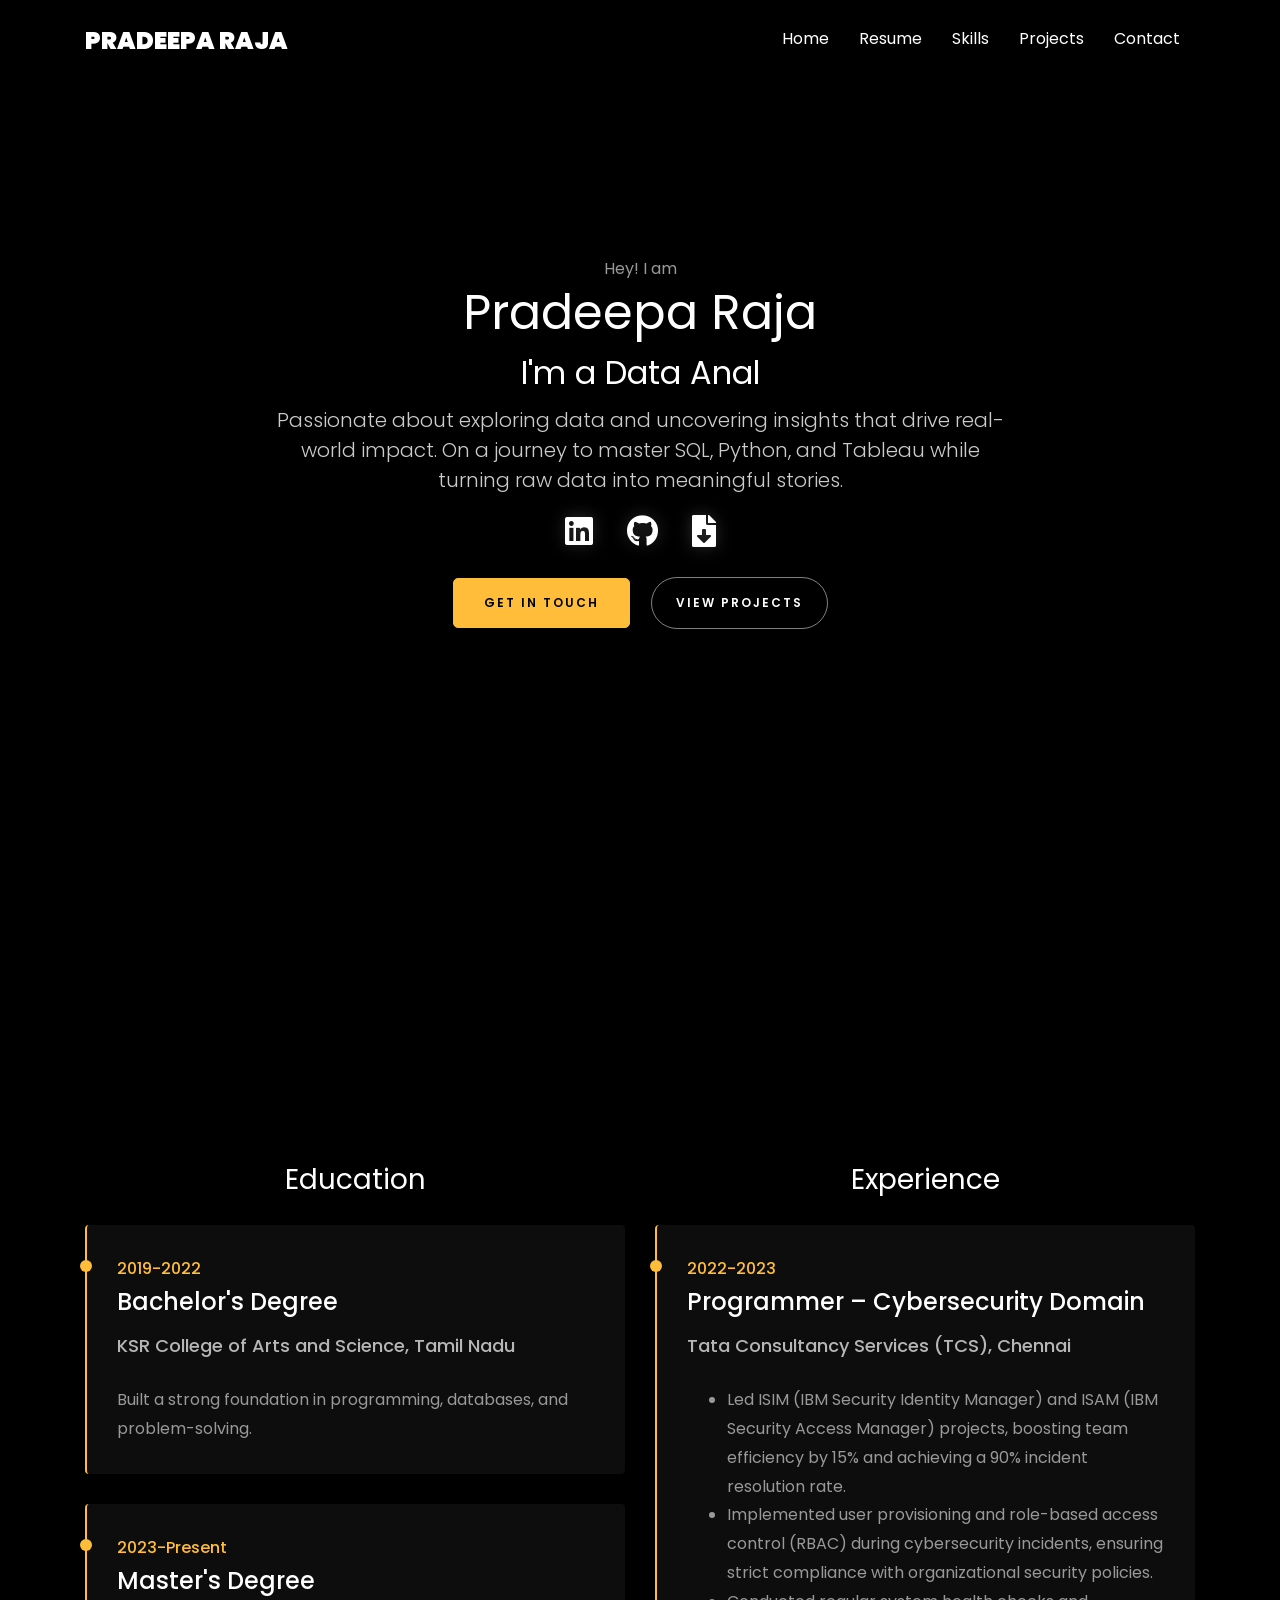
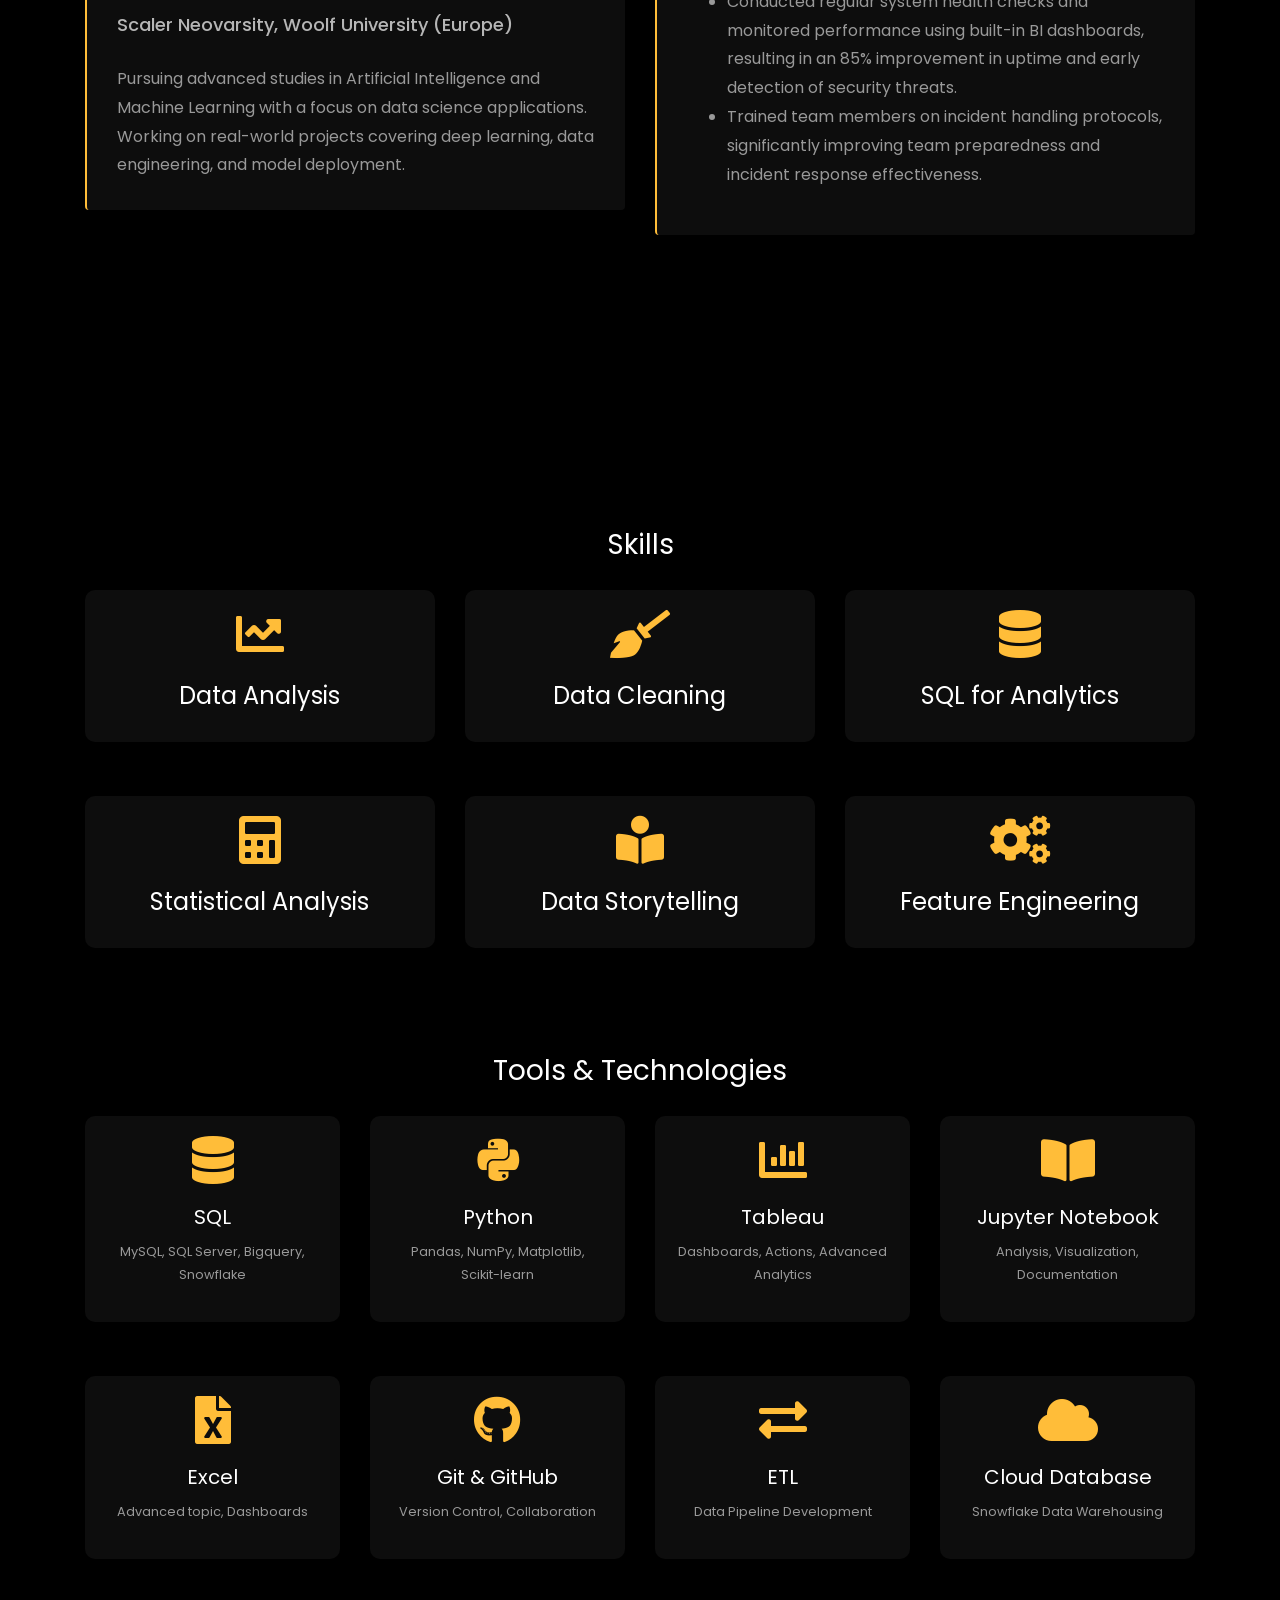
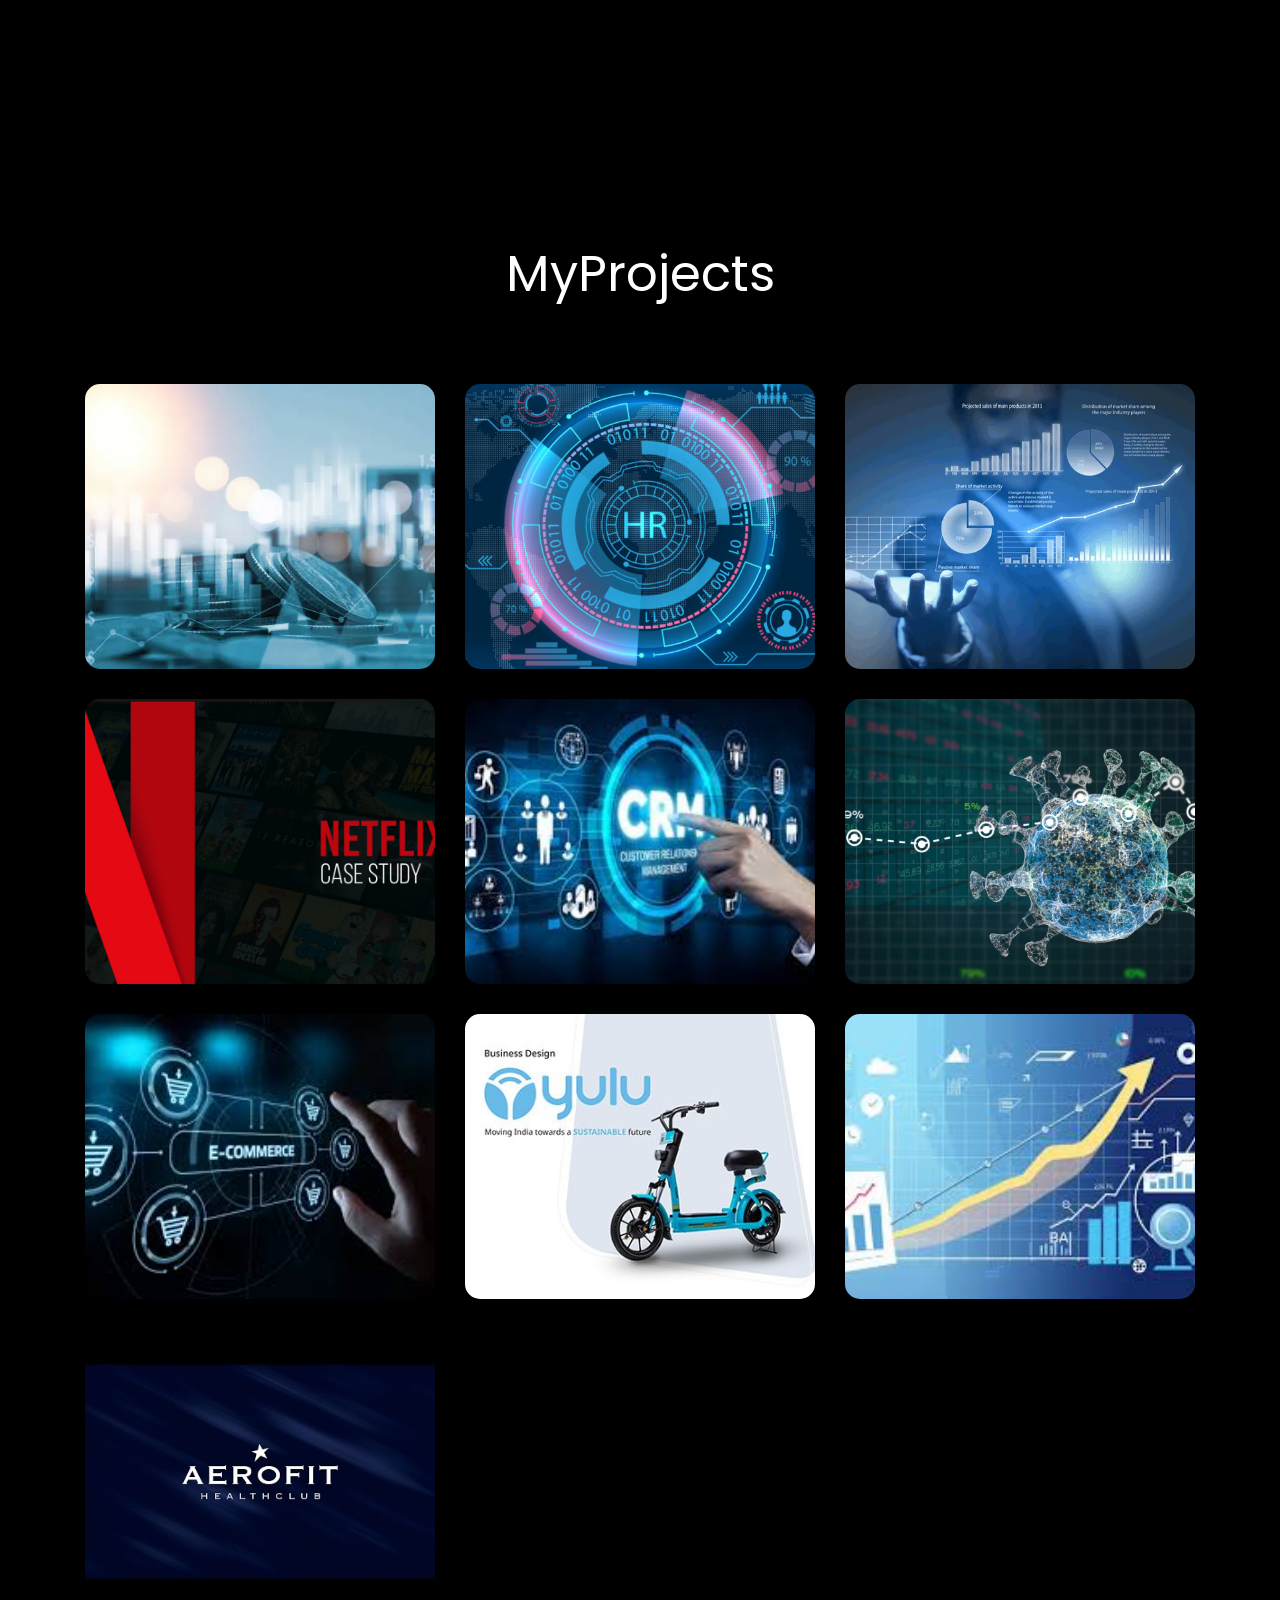
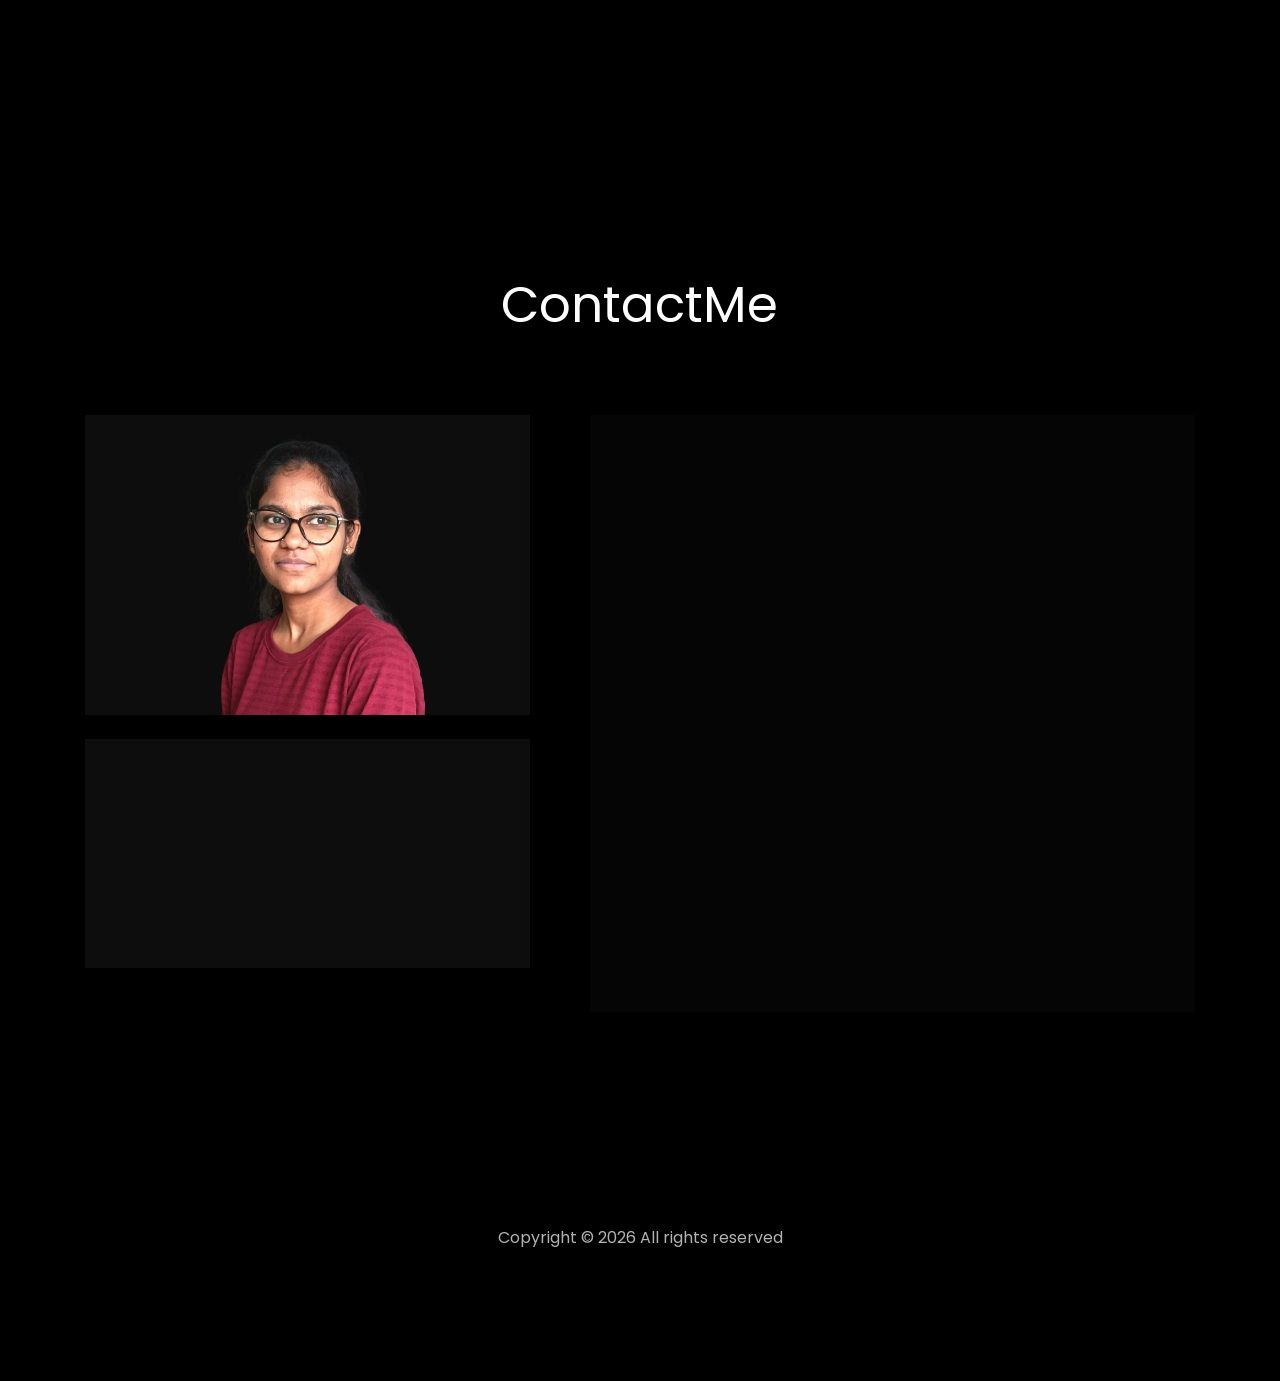
<file: Downloads/Portfolio_pradeepa/Portfolio/index.html>
<!DOCTYPE html>
<html lang="en">
  <head>
    <title>My Portfolio</title>
    <meta charset="utf-8">
    <meta name="viewport" content="width=device-width, initial-scale=1.0, maximum-scale=1.0, user-scalable=0">
    
    <link href="https://fonts.googleapis.com/css?family=Poppins:100,200,300,400,500,600,700,800,900" rel="stylesheet">
    <link rel="stylesheet" href="css/open-iconic-bootstrap.min.css">
    <link rel="stylesheet" href="css/animate.css">
    <link rel="stylesheet" href="css/owl.carousel.min.css">
    <link rel="stylesheet" href="css/owl.theme.default.min.css">
    <link rel="stylesheet" href="css/magnific-popup.css">
    <link rel="stylesheet" href="css/aos.css">
    <link rel="stylesheet" href="css/ionicons.min.css">
    <link rel="stylesheet" href="css/flaticon.css">
    <link rel="stylesheet" href="css/icomoon.css">
    <link rel="stylesheet" href="css/style.css">
    <link rel="stylesheet" href="https://cdnjs.cloudflare.com/ajax/libs/font-awesome/5.15.4/css/all.min.css">
</head>
  <body data-spy="scroll" data-target=".site-navbar-target" data-offset="300">
    <!-- Navigation -->
    <nav class="navbar navbar-expand-lg navbar-dark ftco_navbar ftco-navbar-light site-navbar-target" id="ftco-navbar">
      <div class="container">
        <a class="navbar-brand" href="#home-section">Pradeepa Raja</a>
        <button class="navbar-toggler" type="button" data-toggle="collapse" data-target="#ftco-nav" aria-controls="ftco-nav" aria-expanded="false" aria-label="Toggle navigation">
          <span class="oi oi-menu"></span> Menu
        </button>
        <div class="collapse navbar-collapse" id="ftco-nav">
          <ul class="navbar-nav nav ml-auto">
            <li class="nav-item"><a href="#home-section" class="nav-link"><span>Home</span></a></li>
            <li class="nav-item"><a href="#resume-section" class="nav-link"><span>Resume</span></a></li>
            <li class="nav-item"><a href="#skills-section" class="nav-link"><span>Skills</span></a></li>
            <li class="nav-item"><a href="#projects-section" class="nav-link"><span>Projects</span></a></li>
            <li class="nav-item"><a href="#contact-section" class="nav-link"><span>Contact</span></a></li>
          </ul>
        </div>
      </div>
    </nav>

    <!-- Home Section -->
    <section class="hero-wrap js-fullheight">
      <div class="overlay"></div>
      <div class="container">
        <div class="row no-gutters slider-text js-fullheight justify-content-center align-items-center">
          <div class="col-lg-8 col-md-6 ftco-animate d-flex align-items-center">
            <div class="text text-center">
              <span class="subheading">Hey! I am</span>
              <h1>Pradeepa Raja</h1>
              <h2>I'm a 
                <span class="txt-rotate" data-period="2000"
                  data-rotate='[ "Data Analyst.", "SQL Enthusiast.", "Tableau Lover.", "Python Learner." ]'>
                </span>
              </h2>
              <p>Passionate about exploring data and uncovering insights that drive real-world impact.
				On a journey to master SQL, Python, and Tableau while turning raw data into meaningful stories.</p>
              
              <!-- Add social links -->
              <div class="social-links mb-4">
                <a href="https://www.linkedin.com/in/rpradeeparaja/" target="_blank" class="social-icon">
                  <i class="fab fa-linkedin fa-2x"></i>
                </a>
                <a href="https://github.com/pradeeparaja" target="_blank" class="social-icon">
                  <i class="fab fa-github fa-2x"></i>
                </a>
                <a href="images\Pradeepa_Raja_Resume.pdf" class="social-icon" download>
                  <i class="fas fa-file-download fa-2x"></i>
                </a>
              </div>

              <p class="mt-4">
                <a href="#contact-section" class="btn btn-primary py-3 px-4">Get in Touch</a>
                <a href="#projects-section" class="btn btn-white btn-outline-white py-3 px-4 ml-3">View Projects</a>
              </p>
            </div>
          </div>
        </div>
      </div>
    </section>
    
    <!-- Add this script for text rotation -->
    <script>
      var TxtRotate = function(el, toRotate, period) {
        this.toRotate = toRotate;
        this.el = el;
        this.loopNum = 0;
        this.period = parseInt(period, 10) || 2000;
        this.txt = '';
        this.tick();
        this.isDeleting = false;
      };
    
      TxtRotate.prototype.tick = function() {
        var i = this.loopNum % this.toRotate.length;
        var fullTxt = this.toRotate[i];
    
        if (this.isDeleting) {
          this.txt = fullTxt.substring(0, this.txt.length - 1);
        } else {
          this.txt = fullTxt.substring(0, this.txt.length + 1);
        }
    
        this.el.innerHTML = '<span class="wrap">'+this.txt+'</span>';
    
        var that = this;
        var delta = 300 - Math.random() * 100;
    
        if (this.isDeleting) { delta /= 2; }
    
        if (!this.isDeleting && this.txt === fullTxt) {
          delta = this.period;
          this.isDeleting = true;
        } else if (this.isDeleting && this.txt === '') {
          this.isDeleting = false;
          this.loopNum++;
          delta = 500;
        }
    
        setTimeout(function() {
          that.tick();
        }, delta);
      };
    
      window.onload = function() {
        var elements = document.getElementsByClassName('txt-rotate');
        for (var i=0; i<elements.length; i++) {
          var toRotate = elements[i].getAttribute('data-rotate');
          var period = elements[i].getAttribute('data-period');
          if (toRotate) {
            new TxtRotate(elements[i], JSON.parse(toRotate), period);
          }
        }
      };
    </script>
    
   

    <!-- Resume Section -->
    <section class="ftco-section ftco-no-pb" id="resume-section">
      <div class="container">
        <div class="row justify-content-center pb-5">
          <div class="col-md-10 heading-section text-center ftco-animate">
            <h2 class="mb-4">Resume</h2>
          </div>
        </div>
        <div class="row">
          <!-- Education Column -->
          <div class="col-md-6">
            <h3 class="text-center mb-4">Education</h3>
            <div class="resume-wrap ftco-animate">
              <span class="date">2019-2022</span>
              <h2>Bachelor's Degree</h2>
              <span class="position">KSR College of Arts and Science, Tamil Nadu</span>
              <p class="mt-4">Built a strong foundation in programming, databases, and problem-solving. </p>
            </div>
            <div class="resume-wrap ftco-animate">
              <span class="date">2023-Present</span>
              <h2>Master's Degree</h2>
              <span class="position">Scaler Neovarsity, Woolf University (Europe)</span>
              <p class="mt-4">Pursuing advanced studies in Artificial Intelligence and Machine Learning with a focus on data science applications. 
				Working on real-world projects covering deep learning, data engineering, and model deployment. </p>
            </div>
          </div>
          
          <!-- Experience Column -->
          <div class="col-md-6">
            <h3 class="text-center mb-4">Experience</h3>
            <div class="resume-wrap ftco-animate">
              <span class="date">2022-2023</span>
              <h2>Programmer – Cybersecurity Domain</h2>
              <span class="position">Tata Consultancy Services (TCS), Chennai</span>
              
              <ul class="mt-4">
                <li>Led ISIM (IBM Security Identity Manager) and ISAM (IBM Security Access Manager) projects, boosting team efficiency by 15% and achieving a 
                    90% incident resolution rate.</li>

                <li>Implemented user provisioning and role-based access control (RBAC) during cybersecurity incidents, 
                    ensuring strict compliance with organizational security policies.</li>

                <li>Conducted regular system health checks and monitored performance using built-in BI dashboards,
                     resulting in an 85% improvement in uptime and early detection of security threats.</li>

                <li>Trained team members on incident handling protocols, significantly improving team preparedness and incident response effectiveness.</li>
              </ul>
            </div>
          </div>
        </div>
      </div>
    </section>

    <!-- Skills Section -->
    <section class="ftco-section" id="skills-section">
      <div class="container">
        <div class="row justify-content-center pb-5">
          <div class="col-md-12 heading-section text-center ftco-animate">
            <h2 class="mb-4">Skills & Tools</h2>
          </div>
        </div>
        
        <!-- Programming Skills -->
        <div class="row mb-5">
          <div class="col-12">
            <h3 class="text-center mb-4">Skills</h3>
          </div>
          <div class="col-md-4 text-center mb-4">
            <div class="skills-wrap ftco-animate">
              <div class="icon-floating">
                <i class="fas fa-chart-line fa-3x"></i>
              </div>
              <h4 class="mt-3">Data Analysis</h4>
            </div>
          </div>
          <div class="col-md-4 text-center mb-4">
            <div class="skills-wrap ftco-animate">
              <div class="icon-floating">
                <i class="fas fa-broom fa-3x"></i>
              </div>
              <h4 class="mt-3">Data Cleaning</h4>
            </div>
          </div>
          <div class="col-md-4 text-center mb-4">
            <div class="skills-wrap ftco-animate">
              <div class="icon-floating">
                <i class="fas fa-database fa-3x"></i>
              </div>
              <h4 class="mt-3">SQL for Analytics</h4>
            </div>
          </div>
          <div class="col-md-4 text-center mb-4">
            <div class="skills-wrap ftco-animate">
              <div class="icon-floating">
                <i class="fas fa-calculator fa-3x"></i>
              </div>
              <h4 class="mt-3">Statistical Analysis</h4>
            </div>
          </div>
          <div class="col-md-4 text-center mb-4">
            <div class="skills-wrap ftco-animate">
              <div class="icon-floating">
                <i class="fas fa-book-reader fa-3x"></i>
              </div>
              <h4 class="mt-3">Data Storytelling</h4>
            </div>
          </div>
          <div class="col-md-4 text-center mb-4">
            <div class="skills-wrap ftco-animate">
              <div class="icon-floating">
                <i class="fas fa-cogs fa-3x"></i>
              </div>
              <h4 class="mt-3">Feature Engineering</h4>
            </div>
          </div>
        </div>

        <!-- Tools -->
        <div class="row mt-5">
          <div class="col-12">
            <h3 class="text-center mb-4">Tools & Technologies</h3>
          </div>
          <div class="col-md-3 col-6 text-center mb-4">
            <div class="tool-item ftco-animate">
              <i class="fas fa-database fa-3x mb-2"></i>
              <h5>SQL</h5>
              <p class="small">MySQL, SQL Server, Bigquery, Snowflake</p>
            </div>
          </div>
          <div class="col-md-3 col-6 text-center mb-4">
            <div class="tool-item ftco-animate">
              <i class="fab fa-python fa-3x mb-2"></i>
              <h5>Python</h5>
              <p class="small">Pandas, NumPy, Matplotlib, Scikit-learn</p>
            </div>
          </div>
          <div class="col-md-3 col-6 text-center mb-4">
            <div class="tool-item ftco-animate">
              <i class="fas fa-chart-bar fa-3x mb-2"></i>
              <h5>Tableau</h5>
              <p class="small">Dashboards, Actions, Advanced Analytics</p>
            </div>
          </div>
          <div class="col-md-3 col-6 text-center mb-4">
            <div class="tool-item ftco-animate">
              <i class="fas fa-book-open fa-3x mb-2"></i>
              <h5>Jupyter Notebook</h5>
              <p class="small">Analysis, Visualization, Documentation</p>
            </div>
          </div>
          <div class="col-md-3 col-6 text-center mb-4">
            <div class="tool-item ftco-animate">
              <i class="fas fa-file-excel fa-3x mb-2"></i>
              <h5>Excel</h5>
              <p class="small">Advanced topic, Dashboards</p>
            </div>
          </div>
          <div class="col-md-3 col-6 text-center mb-4">
            <div class="tool-item ftco-animate">
              <i class="fab fa-github fa-3x mb-2"></i>
              <h5>Git & GitHub</h5>
              <p class="small">Version Control, Collaboration</p>
            </div>
          </div>
          <div class="col-md-3 col-6 text-center mb-4">
            <div class="tool-item ftco-animate">
              <i class="fas fa-exchange-alt fa-3x mb-2"></i>
              <h5>ETL</h5>
              <p class="small">Data Pipeline Development</p>
            </div>
          </div>
          <div class="col-md-3 col-6 text-center mb-4">
            <div class="tool-item ftco-animate">
              <i class="fas fa-cloud fa-3x mb-2"></i>
              <h5>Cloud Database</h5>
              <p class="small">Snowflake Data Warehousing</p>
            </div>
          </div>
        </div>
      </div>
    </section>

    <!-- Projects Section -->
    <section class="ftco-section ftco-project" id="projects-section">
      <div class="container">
        <div class="row justify-content-center pb-5">
          <div class="col-md-12 heading-section text-center ftco-animate">
            <h2 class="mb-4">My Projects</h2>
          </div>
        </div>
        <div class="row">
          <div class="col-md-4">
            <div class="project img ftco-animate d-flex justify-content-center align-items-center" style="background-image: url(images/financial-result.png);">
              <div class="overlay"></div>
              <div class="text text-center p-4">
                <h3><a href="#" class="project-popup" data-title="" data-description="Fin360 Financial Analytics Dashboard is a 
					self-designed project built to analyze and visualize core financial operations such as revenue trends, accounts receivables, 
					and cost scenarios. Using tools like SQL for data extraction, Python for cleaning and transformation, and Tableau for interactive
					 dashboarding, the project provides end-to-end insights into company performance. Key features include scenario-based revenue 
					 projections, overdue receivable monitoring, and departmental expense breakdowns. This dashboard enables data-driven 
					 decision-making 
					for finance teams by simplifying complex metrics into intuitive visuals." data-link="https://public.tableau.com/app/profile/pradeepa.raja7155/viz/FIN360/MainDashboard">Fin Lens</a></h3>
                <span>Financial Insights Dashboard</span>
              </div>
            </div>
          </div>
          <div class="col-md-4">
            <div class="project img ftco-animate d-flex justify-content-center align-items-center" style="background-image: url(images/businesses-hr-analytics.png);">
              <div class="overlay"></div>
              <div class="text text-center p-4">
                <h3><a href="#" class="project-popup" data-title="" data-description="HR Analytics Dashboard is a self-created 
					Tableau project focused on exploring workforce patterns and employee performance. It visualizes key metrics such as 
					attrition rates, department-wise performance, gender ratios, and income distribution. Data was processed using SQL and Excel 
					before being brought into Tableau for interactive dashboards. Key features include filtering by department or job role, salary
					 trend analysis, 
					and diversity tracking. The dashboard empowers HR teams to make strategic workforce decisions based on clean, 
					visualized data" data-link="https://public.tableau.com/app/profile/pradeepa.raja7155/viz/HRDash_17189870269500/HRSummary">PulseHR</a></h3>
                <span>HR Analytics Dashboard</span>
              </div>
            </div>
          </div>

		  <div class="col-md-4">
            <div class="project img ftco-animate d-flex justify-content-center align-items-center" style="background-image: url(images/Top-Sales-Analytics-Software.png);">
              <div class="overlay"></div>
              <div class="text text-center p-4">
                <h3><a href="#" class="project-popup" data-title="" data-description="This project is a self-designed Tableau dashboard
					 built to analyze and visualize key sales trends across products, regions, and time periods. It offers a clear view of revenue 
					 breakdowns, high-performing categories, and customer purchase behavior. Using interactive filters and drill-downs, stakeholders
					  can quickly identify which products are driving growth and where optimizations are needed.
					 The dashboard helps sales and strategy teams monitor KPIs, make faster decisions, and stay aligned with business goals." data-link="https://public.tableau.com/app/profile/pradeepa.raja7155/viz/salesanalysis_17201983517040/Dash_2">Sales Pulse Dashboard</a></h3>
                <span>Real-time insights into your sales data</span>
              </div>
            </div>
          </div>


		  <div class="col-md-4">
            <div class="project img ftco-animate d-flex justify-content-center align-items-center" style="background-image: url(images/netflix_image.png);">
              <div class="overlay"></div>
              <div class="text text-center p-4">
                <h3><a href="#" class="project-popup" data-title="" data-description="This project explores viewer behavior and content 
					trends using the Netflix dataset. Leveraging Python for data cleaning, transformation, and exploratory analysis, the project 
					uncovers patterns in genres, release timelines, ratings, and country-wise availability. Visualizations created with Matplotlib 
					and Seaborn help identify what kind of content is most popular, when users are most engaged, and how Netflix's library varies
					 globally. 
					This project sharpens data storytelling skills while simulating real-world entertainment analytics." data-link="https://github.com/pradeeparaja/Netflix">Netflix Viewership Analysis</a></h3>
                <span> Insights from Streaming Trends</span>
              </div>
            </div>
          </div>



		  <div class="col-md-4">
            <div class="project img ftco-animate d-flex justify-content-center align-items-center" style="background-image: url(images/CRM_Analytics.png);">
              <div class="overlay"></div>
              <div class="text text-center p-4">
                <h3><a href="#" class="project-popup" data-title="" data-description="A data-driven project simulating a delivery company’s operations. It focuses on optimizing last-mile delivery through analysis of order patterns, delivery delays, and route efficiency using Python, Pandas, and data visualization tools." 
					data-link="https://github.com/pradeeparaja/CRM-analysis">CRM Analytics</a></h3>
                <span>Understanding Customer Behavior and Business Impact</span>
              </div>
            </div>
          </div>



		  <div class="col-md-4">
            <div class="project img ftco-animate d-flex justify-content-center align-items-center" style="background-image: url(images/Covid_Analytics.png);">
              <div class="overlay"></div>
              <div class="text text-center p-4">
                <h3><a href="#" class="project-popup" data-title="" data-description="An end-to-end SQL project exploring global COVID-19 trends  analyzing confirmed cases, deaths, and vaccination progress. The project transforms raw data into actionable insights through structured queries and visual storytelling." data-link="https://github.com/pradeeparaja/PandemicDataExploration">PandemicLens</a></h3>
                <span>COVID-19 Data Insights</span>
              </div>
            </div>
          </div>




		  <div class="col-md-4">
            <div class="project img ftco-animate d-flex justify-content-center align-items-center" style="background-image: url(images/E_commernce.png);">
              <div class="overlay"></div>
              <div class="text text-center p-4">
                <h3><a href="#" class="project-popup" data-title="" data-description=" A deep-dive data case study analyzing order patterns, customer preferences, and delivery dynamics in the Brazilian e-commerce market. Built using Python and SQL to uncover actionable insights for strategy optimization." data-link="https://github.com/pradeeparaja/Target_CaseStudy">TargetPulse</a></h3>
                <span>E-Commerce Trends & Customer Behavior</span>
              </div>
            </div>
          </div>


		  <div class="col-md-4">
            <div class="project img ftco-animate d-flex justify-content-center align-items-center" style="background-image: url(images/YULU_iamge.png);">
              <div class="overlay"></div>
              <div class="text text-center p-4">
                <h3><a href="#" class="project-popup" data-title="" data-description=" This project explores urban transportation patterns using Yulu bike ride data. It focuses on understanding user demand, peak ride hours, popular routes, and seasonality trends. Using Python for data cleaning, EDA, and geospatial analysis, the project identifies high-demand zones and suggests operational strategies for optimizing fleet distribution." data-link="https://github.com/pradeeparaja/Yulu-Micro-Mobility-Demand-Analysis"> RideScope</a></h3>
                <span>Micro-Mobility Demand Analysis for Yulu</span>
              </div>
            </div>
          </div>


		  <div class="col-md-4">
            <div class="project img ftco-animate d-flex justify-content-center align-items-center" style="background-image: url(images/LR_image.png);">
              <div class="overlay"></div>
              <div class="text text-center p-4">
                <h3><a href="#" class="project-popup" data-title="" data-description=" This project demonstrates how linear regression can be used to predict sales based on advertising budgets. Using Python libraries like Pandas, Matplotlib, and Scikit-learn, the project walks through data preprocessing, model building, evaluation, and interpretation of results." 
					data-link="https://github.com/pradeeparaja/Linear_Regression">TrendPredict</a></h3>
                <span>Linear Regression on Sales Data</span>
              </div>
            </div>
          </div>

		  <div class="col-md-4">
            <div class="project img ftco-animate d-flex justify-content-center align-items-center" style="background-image: url(images/aerofit.png);">
              <div class="overlay"></div>
              <div class="text text-center p-4">
                <h3><a href="#" class="project-popup" data-title="" data-description=" This case study dives into customer data for Aerofit, a fitness equipment brand, to uncover insights about product preferences, user demographics, and purchasing behavior. Using Python and visualization tools, it provides actionable recommendations to improve customer segmentation and marketing efforts." 
					data-link="https://github.com/pradeeparaja/Aerofit_Casestudy">FitTrack</a></h3>
                <span>Aerofit Customer Insights</span>
              </div>
            </div>
          </div>

		  <div class="col-md-4">
            <div class="project img ftco-animate d-flex justify-content-center align-items-center" style="background-image: url(images/Bot.png);">
              <div class="overlay"></div>
              <div class="text text-center p-4">
                <h3><a href="#" class="project-popup" data-title="" data-description=" HireMate is a smart chatbot designed to streamline the resume screening process using NLP techniques. Built using Python and Streamlit, it can analyze resumes and answer queries based on candidate profiles. This project showcases the integration of chatbot technology with data parsing and natural language understanding to assist recruiters in making faster, more informed decisions." 
					data-link="https://github.com/pradeeparaja/Resume-Chatbot">HireMate</a></h3>
                <span>Resume Screening Chatbot</span>
              </div>
            </div>
          </div>
		  
          <!-- Add more projects as needed -->
        </div>
      </div>
    </section>

    <!-- Contact Section -->
    <section class="ftco-section contact-section" id="contact-section">
      <div class="container">
        <div class="row justify-content-center mb-5">
          <div class="col-md-7 heading-section text-center fade-up">
            <h2 class="mb-4">Contact Me</h2>
          </div>
        </div>
        
        <div class="row">
          <div class="col-md-5">
            <div class="img-about img" style="height: 300px;">
              <div class="overlay"></div>
              <img src="images/final-removebg-preview.png" class="img-fluid w-100 h-100" style="object-fit: contain; background: rgba(255, 255, 255, 0.05);" alt="Contact Image">
            </div>
            <div class="contact-info mt-4">
              <h3 class="mb-4">Let's Connect</h3>
              <ul class="about-info px-md-0 px-2">
                <li class="d-flex">
                  <span><i class="fas fa-envelope mr-2"></i></span>
                  <span> rpradeeparaja@gmail.com</span>
                </li>
                <li class="d-flex">
                  <span><i class="fas fa-phone mr-2"></i></span>
                  <span> +91 9597783340</span>
                </li>
                <li class="d-flex">
                  <span><i class="fas fa-map-marker-alt mr-2"></i></span>
                  <span> India, Tamil Nadu</span>
                </li>
              </ul>
            </div>
          </div>

          <div class="col-md-7 pl-md-5">
            <form action="#" class="contact-form">
              <div class="form-group">
                <input type="text" class="form-control" placeholder="Your Name">
              </div>
              <div class="form-group">
                <input type="email" class="form-control" placeholder="Your Email">
              </div>
              <div class="form-group">
                <input type="text" class="form-control" placeholder="Subject">
              </div>
              <div class="form-group">
                <textarea class="form-control" rows="7" placeholder="Message"></textarea>
              </div>
              <div class="form-group">
                <button type="submit" class="btn btn-primary">Send Message</button>
              </div>
            </form>
          </div>
        </div>
      </div>
      <div class="glitter-container"></div>
    </section>

    <!-- Footer -->
    <footer class="ftco-footer ftco-section">
      <div class="container">
        <div class="row">
          <div class="col-md-12 text-center">
            <p>Copyright &copy; <script>document.write(new Date().getFullYear());</script> All rights reserved</p>
          </div>
        </div>
      </div>
    </footer>

    <!-- loader -->
    <div id="ftco-loader" class="show fullscreen"><svg class="circular" width="48px" height="48px"><circle class="path-bg" cx="24" cy="24" r="22" fill="none" stroke-width="4" stroke="#eeeeee"/><circle class="path" cx="24" cy="24" r="22" fill="none" stroke-width="4" stroke-miterlimit="10" stroke="#F96D00"/></svg></div>

    <!-- Scripts -->
    <script src="js/jquery.min.js"></script>
    <script src="js/jquery-migrate-3.0.1.min.js"></script>
    <script src="js/popper.min.js"></script>
    <script src="js/bootstrap.min.js"></script>
    <script src="js/jquery.easing.1.3.js"></script>
    <script src="js/jquery.waypoints.min.js"></script>
    <script src="js/jquery.stellar.min.js"></script>
    <script src="js/owl.carousel.min.js"></script>
    <script src="js/jquery.magnific-popup.min.js"></script>
    <script src="js/aos.js"></script>
    <script src="js/jquery.animateNumber.min.js"></script>
    <script src="js/scrollax.min.js"></script>
    <script src="js/main.js"></script>

    <!-- Project Popup Script -->
    <script>
      $(document).ready(function() {
        $('.project-popup').magnificPopup({
          type: 'inline',
          closeBtnInside: true,
          mainClass: 'mfp-fade',
          removalDelay: 300,
          callbacks: {
            elementParse: function(item) {
              var title = item.el.data('title');
              var description = item.el.data('description');
              var link = item.el.data('link');
              
              var content = 
                '<div class="project-details">' +
                  '<h2>' + title + '</h2>' +
                  '<p>' + description + '</p>' +
                  '<a href="' + link + '" class="btn-visit" target="_blank">Visit Project</a>' +
                '</div>';
              
              item.src = content;
            },
            open: function() {
              $('html').css('margin-right', 0);
            }
          }
        });
      });
    </script>
  </body>
</html>
</file>
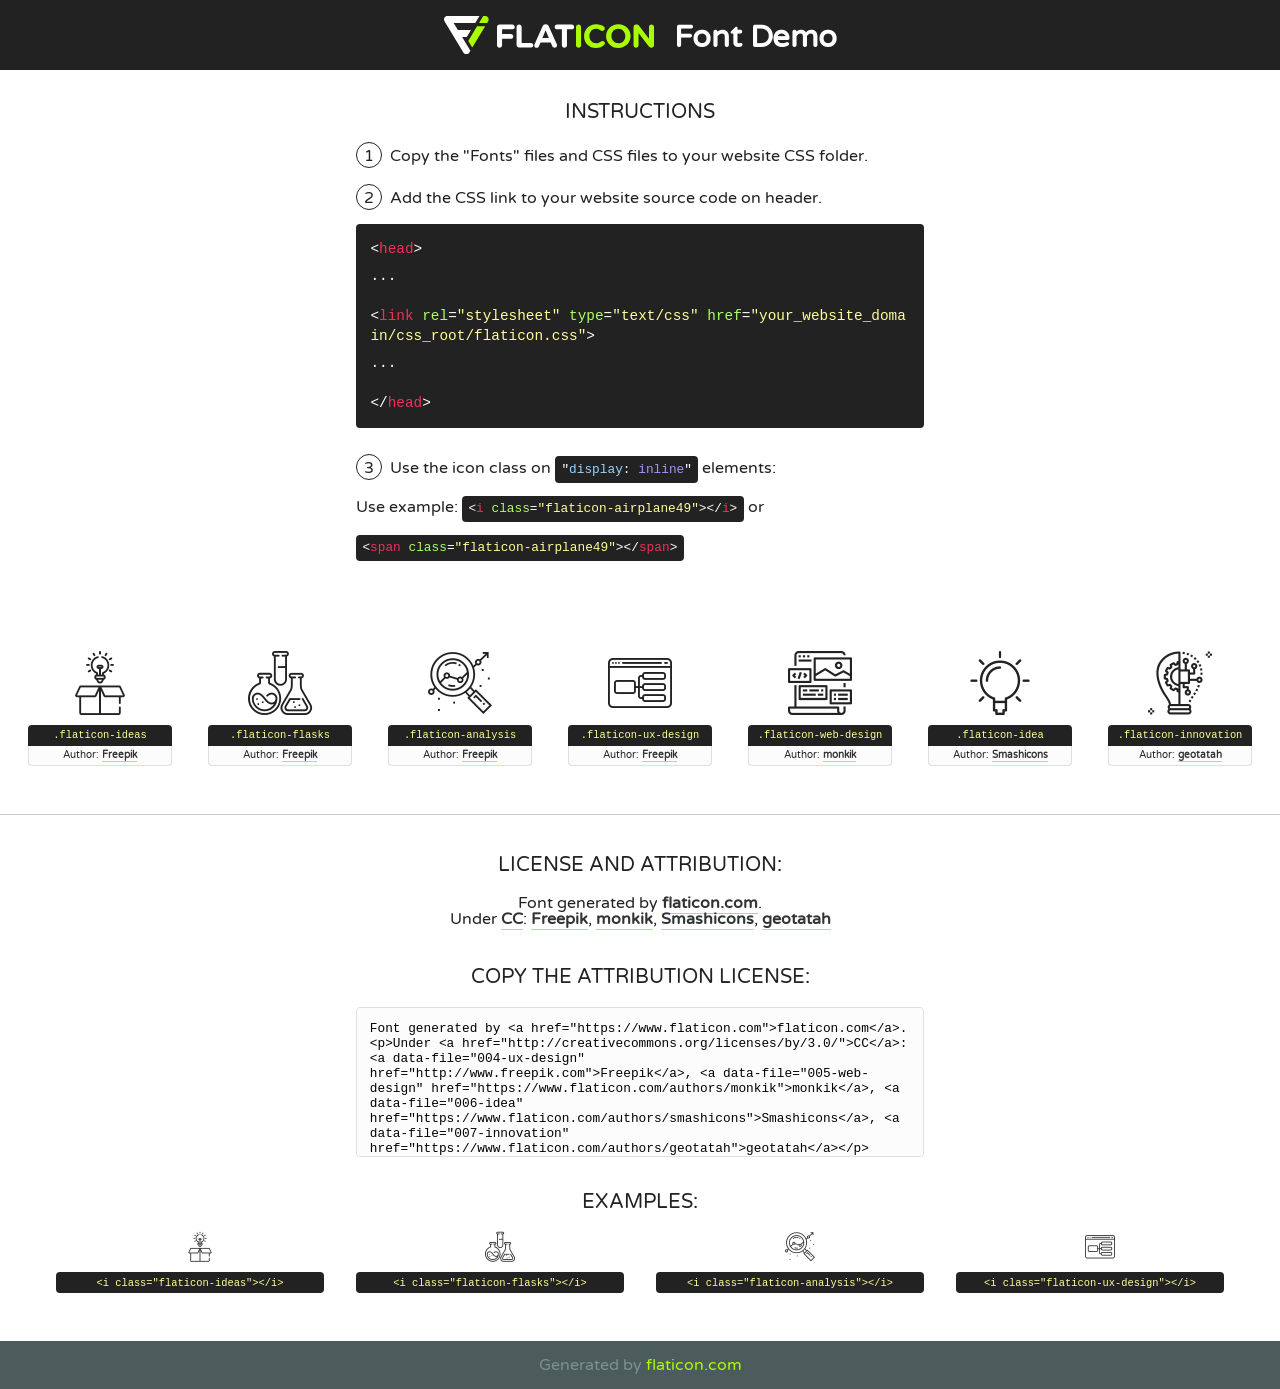
<file: Downloads/Portfolio_pradeepa/Portfolio/fonts/flaticon/font/flaticon.html>
<!DOCTYPE html>
<!--
  Flaticon icon font: Flaticon
  Creation date: 20/03/2019 02:18
-->
<html>
<!DOCTYPE html>
<html>

<head>
    <title>Flaticon WebFont</title>
    <link href="http://fonts.googleapis.com/css?family=Varela+Round" rel="stylesheet" type="text/css" />
    <link rel="stylesheet" type="text/css" href="flaticon.css">
    <meta charset="UTF-8">
    <style>
    html, body, div, span, applet, object, iframe,
    h1, h2, h3, h4, h5, h6, p, blockquote, pre,
    a, abbr, acronym, address, big, cite, code,
    del, dfn, em, img, ins, kbd, q, s, samp,
    small, strike, strong, sub, sup, tt, var,
    b, u, i, center,
    dl, dt, dd, ol, ul, li,
    fieldset, form, label, legend,
    table, caption, tbody, tfoot, thead, tr, th, td,
    article, aside, canvas, details, embed, 
    figure, figcaption, footer, header, hgroup, 
    menu, nav, output, ruby, section, summary,
    time, mark, audio, video {
        margin: 0;
        padding: 0;
        border: 0;
        font-size: 100%;
        font: inherit;
        vertical-align: baseline;
    }
    /* HTML5 display-role reset for older browsers */
    article, aside, details, figcaption, figure, 
    footer, header, hgroup, menu, nav, section {
        display: block;
    }
    body {
        line-height: 1;
    }
    ol, ul {
        list-style: none;
    }
    blockquote, q {
        quotes: none;
    }
    blockquote:before, blockquote:after,
    q:before, q:after {
        content: '';
        content: none;
    }
    table {
        border-collapse: collapse;
        border-spacing: 0;
    }
    body {
        font-family: 'Varela Round', Helvetica, Arial, sans-serif;
        font-size: 16px;
        color: #222;
    }
    a {
        color: #333;
        border-bottom: 1px solid #a9fd00;
        font-weight: bold;
        text-decoration: none;
    }
    * {
        -moz-box-sizing: border-box;
        -webkit-box-sizing: border-box;
        box-sizing: border-box;
        margin: 0;
        padding: 0;
    }
    [class^="flaticon-"]:before, [class*=" flaticon-"]:before, [class^="flaticon-"]:after, [class*=" flaticon-"]:after {
        font-family: Flaticon;
        font-size: 30px;
        font-style: normal;
        margin-left: 20px;
        color: #333;
    }
    .wrapper {
        max-width: 600px;
        margin: auto;
        padding: 0 1em;
    }
    .title {
        font-size: 1.25em;
        text-align: center;
        margin-bottom: 1em;
        text-transform: uppercase;
    }
    header {
        text-align: center;
        background-color: #222;
        color: #fff;
        padding: 1em;
    }
    header .logo {
        width: 210px;
        height: 38px;
        display: inline-block;
        vertical-align: middle;
        margin-right: 1em;
        border: none;
    }
    header strong {
        font-size: 1.95em;
        font-weight: bold;
        vertical-align: middle;
        margin-top: 5px;
        display: inline-block;
    }
    .demo {
        margin: 2em auto;
        line-height: 1.25em;
    }
    .demo ul li {
        margin-bottom: 1em;
    }
    .demo ul li .num {
        color: #222;
        border-radius: 20px;
        display: inline-block;
        width: 26px;
        padding: 3px;
        height: 26px;
        text-align: center;
        margin-right: 0.5em;
        border: 1px solid #222;
    }
    .demo ul li code {
        background-color: #222;
        border-radius: 4px;
        padding: 0.25em 0.5em;
        display: inline-block;
        color: #fff;
        font-family: Consolas,Monaco,Lucida Console,Liberation Mono,DejaVu Sans Mono,Bitstream Vera Sans Mono,Courier New, monospace;
        font-weight: lighter;
        margin-top: 1em;
        font-size: 0.8em;
        word-break: break-all;
    }
    .demo ul li code.big {
        padding: 1em;
        font-size: 0.9em;
    }
    .demo ul li code .red {
        color: #EF3159;
    }
    .demo ul li code .green {
        color: #ACFF65;
    }
    .demo ul li code .yellow {
        color: #FFFF99;
    }
    .demo ul li code .blue {
        color: #99D3FF;
    }
    .demo ul li code .purple {
        color: #A295FF;
    }
    .demo ul li code .dots {
        margin-top: 0.5em;
        display: block;
    }
    #glyphs {
        border-bottom: 1px solid #ccc;
        padding: 2em 0;
        text-align: center;
    }
    .glyph {
        display: inline-block;
        width: 9em;
        margin: 1em;
        text-align: center;
        vertical-align: top;
        background: #FFF;
    }
    .glyph .glyph-icon {
        padding: 10px;
        display: block;
        font-family:"Flaticon";
        font-size: 64px;
        line-height: 1;
    }
    .glyph .glyph-icon:before {
        font-size: 64px;
        color: #222;
        margin-left: 0;
    }
    .class-name {
        font-size: 0.65em;
        background-color: #222;
        color: #fff;
        border-radius: 4px 4px 0 0;
        padding: 0.5em;
        color: #FFFF99;
        font-family: Consolas,Monaco,Lucida Console,Liberation Mono,DejaVu Sans Mono,Bitstream Vera Sans Mono,Courier New, monospace;
    }
    .author-name {
        font-size: 0.6em;
        background-color: #fcfcfd;
        border: 1px solid #DEDEE4;
        border-top: 0;
        border-radius: 0 0 4px 4px;
        padding: 0.5em;
    }
    .class-name:last-child {
        font-size: 10px;
        color:#888;
    }
    .class-name:last-child a {
        font-size: 10px;
        color:#555;
    }
    .class-name:last-child a:hover {
        color:#a9fd00;
    }
    .glyph > input {
        display: block;
        width: 100px;
        margin: 5px auto;
        text-align: center;
        font-size: 12px;
        cursor: text;
    }
    .glyph > input.icon-input {
        font-family:"Flaticon";
        font-size: 16px;
        margin-bottom: 10px;
    }
    .attribution .title {
        margin-top: 2em;
    }
    .attribution textarea {
        background-color: #fcfcfd;
        padding: 1em;
        border: none;
        box-shadow: none;
        border: 1px solid #DEDEE4;
        border-radius: 4px;
        resize: none;
        width: 100%;
        height: 150px;
        font-size: 0.8em;
        font-family: Consolas,Monaco,Lucida Console,Liberation Mono,DejaVu Sans Mono,Bitstream Vera Sans Mono,Courier New, monospace;
        -webkit-appearance: none;
    }
    .iconsuse {
        margin: 2em auto;
        text-align: center;
        max-width: 1200px;
    }
    .iconsuse:after {
        content: '';
        display: table;
        clear: both;
    }
    .iconsuse .image {
        float: left;
        width: 25%;
        padding: 0 1em;
    }
    .iconsuse .image p {
        margin-bottom: 1em;
    }
    .iconsuse .image span {
        display: block;
        font-size: 0.65em;
        background-color: #222;
        color: #fff;
        border-radius: 4px;
        padding: 0.5em;
        color: #FFFF99;
        margin-top: 1em;
        font-family: Consolas,Monaco,Lucida Console,Liberation Mono,DejaVu Sans Mono,Bitstream Vera Sans Mono,Courier New, monospace;
    }
    #footer {
        text-align: center;
        background-color: #4C5B5C;
        color: #7c9192;
        padding: 1em;
    }
    #footer a {
        border: none;
        color: #a9fd00;
        font-weight: normal;
    }
    @media (max-width: 960px) {
        .iconsuse .image {
            width: 50%;
        }
    }
    @media (max-width: 560px) {
        .iconsuse .image {
            width: 100%;
        }
    }
    </style>
</head>

<body class="characters-off">

    <header>
        <a href="https://www.flaticon.com" target="_blank" class="logo">
            <svg version="1.1" xmlns="http://www.w3.org/2000/svg" xmlns:xlink="http://www.w3.org/1999/xlink" xmlns:a="http://ns.adobe.com/AdobeSVGViewerExtensions/3.0/" viewBox="0 0 560.875 102.036" enable-background="new 0 0 560.875 102.036" xml:space="preserve">
                <defs>
                </defs>
                <g>
                    <g class="letters">
                        <path fill="#ffffff" d="M141.596,29.675c0-3.777,2.985-6.767,6.764-6.767h34.438c3.426,0,6.15,2.728,6.15,6.15
                        c0,3.43-2.724,6.149-6.15,6.149h-27.674v13.091h23.719c3.429,0,6.151,2.724,6.151,6.15c0,3.43-2.723,6.149-6.151,6.149h-23.719
                        v17.574c0,3.773-2.986,6.761-6.764,6.761c-3.779,0-6.764-2.989-6.764-6.761V29.675z"></path>
                        <path fill="#ffffff" d="M193.844,29.149c0-3.781,2.985-6.767,6.764-6.767c3.776,0,6.763,2.985,6.763,6.767v42.957h25.039
                        c3.426,0,6.149,2.726,6.149,6.153c0,3.425-2.723,6.15-6.149,6.15h-31.802c-3.779,0-6.764-2.986-6.764-6.768V29.149z"></path>
                        <path fill="#ffffff" d="M241.891,75.71l21.438-48.407c1.492-3.341,4.215-5.357,7.906-5.357h0.792
                        c3.686,0,6.323,2.017,7.815,5.357l21.439,48.407c0.436,0.967,0.701,1.845,0.701,2.723c0,3.602-2.809,6.501-6.414,6.501
                        c-3.161,0-5.269-1.845-6.499-4.655l-4.132-9.661h-27.059l-4.301,10.102c-1.144,2.631-3.426,4.214-6.237,4.214
                        c-3.517,0-6.24-2.81-6.24-6.325C241.1,77.64,241.451,76.677,241.891,75.71z M279.932,58.666l-8.521-20.297l-8.526,20.297H279.932
                        z"></path>
                        <path fill="#ffffff" d="M314.864,35.387H301.86c-3.429,0-6.239-2.813-6.239-6.238c0-3.429,2.811-6.24,6.239-6.24h39.533
                        c3.426,0,6.237,2.811,6.237,6.24c0,3.425-2.811,6.238-6.237,6.238h-13.001v42.785c0,3.773-2.99,6.761-6.764,6.761
                        c-3.779,0-6.764-2.989-6.764-6.761V35.387z"></path>
                        <path fill="#A9FD00" d="M352.615,29.149c0-3.781,2.985-6.767,6.767-6.767c3.774,0,6.761,2.985,6.761,6.767v49.024
                        c0,3.773-2.987,6.761-6.761,6.761c-3.781,0-6.767-2.989-6.767-6.761V29.149z"></path>
                        <path fill="#A9FD00" d="M374.132,53.836v-0.179c0-17.481,13.178-31.801,32.065-31.801c9.22,0,15.459,2.458,20.557,6.238
                        c1.402,1.054,2.637,2.985,2.637,5.357c0,3.692-2.985,6.59-6.681,6.59c-1.845,0-3.071-0.702-4.044-1.319
                        c-3.776-2.813-7.729-4.393-12.562-4.393c-10.364,0-17.831,8.611-17.831,19.154v0.173c0,10.542,7.291,19.329,17.831,19.329
                        c5.715,0,9.492-1.756,13.359-4.834c1.049-0.874,2.458-1.491,4.039-1.491c3.429,0,6.325,2.813,6.325,6.236
                        c0,2.106-1.056,3.78-2.282,4.834c-5.539,4.834-12.036,7.733-21.878,7.733C387.572,85.464,374.132,71.493,374.132,53.836z"></path>
                        <path fill="#A9FD00" d="M433.009,53.836v-0.179c0-17.481,13.79-31.801,32.766-31.801c18.981,0,32.592,14.143,32.592,31.628v0.173
                        c0,17.483-13.785,31.807-32.769,31.807C446.625,85.464,433.009,71.32,433.009,53.836z M484.224,53.836v-0.179
                        c0-10.539-7.725-19.326-18.626-19.326c-10.893,0-18.449,8.611-18.449,19.154v0.173c0,10.542,7.73,19.329,18.626,19.329
                        C476.676,72.986,484.224,64.378,484.224,53.836z"></path>
                        <path fill="#A9FD00" d="M506.233,29.321c0-3.774,2.99-6.763,6.767-6.763h1.401c3.252,0,5.183,1.583,7.029,3.953l26.093,34.265
                        V29.059c0-3.692,2.99-6.677,6.681-6.677c3.683,0,6.671,2.985,6.671,6.677v48.934c0,3.78-2.987,6.765-6.764,6.765h-0.436
                        c-3.257,0-5.188-1.581-7.034-3.953l-27.056-35.492v32.944c0,3.687-2.985,6.676-6.678,6.676c-3.683,0-6.673-2.989-6.673-6.676
                        V29.321z"></path>
                    </g>
                    <g class="insignia">
                        <path fill="#ffffff" d="M48.372,56.137h12.517l11.156-18.537H37.186L25.688,18.539h57.825L94.668,0H9.271
                        C5.925,0,2.842,1.801,1.198,4.716c-1.644,2.907-1.593,6.482,0.134,9.343l50.38,83.501c1.678,2.781,4.689,4.476,7.938,4.476
                        c3.246,0,6.257-1.695,7.935-4.476l2.898-4.804L48.372,56.137z"></path>
                        <g class="i">
                            <path fill="#A9FD00" d="M93.575,18.539h0.031v0.004l21.652,0.004l2.705-4.488c1.727-2.861,1.778-6.436,0.133-9.343
                            C116.454,1.801,113.371,0,110.026,0h-5.294L93.575,18.539z"></path>
                            <polygon fill="#A9FD00" points="88.291,27.356 64.725,66.486 75.519,84.404 109.942,27.356"></polygon>
                        </g>
                    </g>
                </g>
            </svg>
        </a>
        <strong>Font Demo</strong>
    </header>


    <section class="demo wrapper">

        <p class="title">Instructions</p>

        <ul>
            <li>
                <span class="num">1</span>Copy the "Fonts" files and CSS files to your website CSS folder.
            </li>
            <li>
                <span class="num">2</span>Add the CSS link to your website source code on header.
                <code class="big">
                    &lt;<span class="red">head</span>&gt;
                    <br/><span class="dots">...</span>
                    <br/>&lt;<span class="red">link</span> <span class="green">rel</span>=<span class="yellow">"stylesheet"</span> <span class="green">type</span>=<span class="yellow">"text/css"</span> <span class="green">href</span>=<span class="yellow">"your_website_domain/css_root/flaticon.css"</span>&gt;
                    <br/><span class="dots">...</span>
                    <br/>&lt;/<span class="red">head</span>&gt;
                </code>
            </li>

            <li>
                <p>
                    <span class="num">3</span>Use the icon class on <code>"<span class="blue">display</span>:<span class="purple"> inline</span>"</code> elements:
                    <br />
                    Use example: <code>&lt;<span class="red">i</span> <span class="green">class</span>=<span class="yellow">&quot;flaticon-airplane49&quot;</span>&gt;&lt;/<span class="red">i</span>&gt;</code> or <code>&lt;<span class="red">span</span> <span class="green">class</span>=<span class="yellow">&quot;flaticon-airplane49&quot;</span>&gt;&lt;/<span class="red">span</span>&gt;</code>
            </li>
        </ul>

    </section>




   <section id="glyphs">          
    
      
        <div class="glyph"><div class="glyph-icon flaticon-ideas"></div>
            <div class="class-name">.flaticon-ideas</div>
            <div class="author-name">Author: <a data-file="001-ideas" href="http://www.freepik.com">Freepik</a> </div> 
        </div>        
        
        <div class="glyph"><div class="glyph-icon flaticon-flasks"></div>
            <div class="class-name">.flaticon-flasks</div>
            <div class="author-name">Author: <a data-file="002-flasks" href="http://www.freepik.com">Freepik</a> </div> 
        </div>        
        
        <div class="glyph"><div class="glyph-icon flaticon-analysis"></div>
            <div class="class-name">.flaticon-analysis</div>
            <div class="author-name">Author: <a data-file="003-analysis" href="http://www.freepik.com">Freepik</a> </div> 
        </div>        
        
        <div class="glyph"><div class="glyph-icon flaticon-ux-design"></div>
            <div class="class-name">.flaticon-ux-design</div>
            <div class="author-name">Author: <a data-file="004-ux-design" href="http://www.freepik.com">Freepik</a> </div> 
        </div>        
        
        <div class="glyph"><div class="glyph-icon flaticon-web-design"></div>
            <div class="class-name">.flaticon-web-design</div>
            <div class="author-name">Author: <a data-file="005-web-design" href="https://www.flaticon.com/authors/monkik">monkik</a> </div> 
        </div>        
        
        <div class="glyph"><div class="glyph-icon flaticon-idea"></div>
            <div class="class-name">.flaticon-idea</div>
            <div class="author-name">Author: <a data-file="006-idea" href="https://www.flaticon.com/authors/smashicons">Smashicons</a> </div> 
        </div>        
        
        <div class="glyph"><div class="glyph-icon flaticon-innovation"></div>
            <div class="class-name">.flaticon-innovation</div>
            <div class="author-name">Author: <a data-file="007-innovation" href="https://www.flaticon.com/authors/geotatah">geotatah</a> </div> 
        </div>        
        

    </section>



    <section class="attribution wrapper"   style="text-align:center;">

      <div class="title">License and attribution:</div><div class="attrDiv">Font generated by <a href="https://www.flaticon.com">flaticon.com</a>. <div><p>Under <a href="http://creativecommons.org/licenses/by/3.0/">CC</a>: <a data-file="004-ux-design" href="http://www.freepik.com">Freepik</a>, <a data-file="005-web-design" href="https://www.flaticon.com/authors/monkik">monkik</a>, <a data-file="006-idea" href="https://www.flaticon.com/authors/smashicons">Smashicons</a>, <a data-file="007-innovation" href="https://www.flaticon.com/authors/geotatah">geotatah</a></p>  </div>
      </div>
      <div class="title">Copy the Attribution License:</div>

    <textarea onclick="this.focus();this.select();">Font generated by &lt;a href=&quot;https://www.flaticon.com&quot;&gt;flaticon.com&lt;/a&gt;. <p>Under <a href="http://creativecommons.org/licenses/by/3.0/">CC</a>: <a data-file="004-ux-design" href="http://www.freepik.com">Freepik</a>, <a data-file="005-web-design" href="https://www.flaticon.com/authors/monkik">monkik</a>, <a data-file="006-idea" href="https://www.flaticon.com/authors/smashicons">Smashicons</a>, <a data-file="007-innovation" href="https://www.flaticon.com/authors/geotatah">geotatah</a></p>  
     </textarea>

    </section>

    <section class="iconsuse">

          <div class="title">Examples:</div>            
             
            <div class="image">
                <p>
                    <i class="glyph-icon flaticon-ideas"></i> 
                    <span>&lt;i class=&quot;flaticon-ideas&quot;&gt;&lt;/i&gt;</span>
                </p>
            </div>
            
            <div class="image">
                <p>
                    <i class="glyph-icon flaticon-flasks"></i> 
                    <span>&lt;i class=&quot;flaticon-flasks&quot;&gt;&lt;/i&gt;</span>
                </p>
            </div>
            
            <div class="image">
                <p>
                    <i class="glyph-icon flaticon-analysis"></i> 
                    <span>&lt;i class=&quot;flaticon-analysis&quot;&gt;&lt;/i&gt;</span>
                </p>
            </div>
            
            <div class="image">
                <p>
                    <i class="glyph-icon flaticon-ux-design"></i> 
                    <span>&lt;i class=&quot;flaticon-ux-design&quot;&gt;&lt;/i&gt;</span>
                </p>
            </div>
                       
        </div>
                            
    </section>

<div id="footer">
    <div>Generated by <a href="https://www.flaticon.com">flaticon.com</a>
    </div>
</div>



</body>
</html>
</file>
<file: Downloads/Portfolio_pradeepa/Portfolio/css/flaticon.css>
/*
  	Flaticon icon font: Flaticon
  	Creation date: 04/01/2019 13:45
  	*/


@font-face {
  font-family: "Flaticon";
  src: url("../fonts/flaticon/font/Flaticon.eot");
  src: url("../fonts/flaticon/font/Flaticon.eot?#iefix") format("embedded-opentype"),
       url("../fonts/flaticon/font/Flaticon.woff") format("woff"),
       url("../fonts/flaticon/font/Flaticon.ttf") format("truetype"),
       url("../fonts/flaticon/font/Flaticon.svg#Flaticon") format("svg");
  font-weight: normal;
  font-style: normal;
}

@media screen and (-webkit-min-device-pixel-ratio:0) {
  @font-face {
    font-family: "Flaticon";
    src: url("../fonts/flaticon/font/Flaticon.svg#Flaticon") format("svg");
  }
}

[class^="flaticon-"]:before, [class*=" flaticon-"]:before,
[class^="flaticon-"]:after, [class*=" flaticon-"]:after {   
  font-family: Flaticon;
  font-style: normal;
  font-weight: normal;
  font-variant: normal;
  text-transform: none;
  line-height: 1;

  /* Better Font Rendering =========== */
  -webkit-font-smoothing: antialiased;
  -moz-osx-font-smoothing: grayscale;
}

.flaticon-ideas:before { content: "\f100"; }
.flaticon-flasks:before { content: "\f101"; }
.flaticon-analysis:before { content: "\f102"; }
.flaticon-ux-design:before { content: "\f103"; }
.flaticon-web-design:before { content: "\f104"; }
.flaticon-idea:before { content: "\f105"; }
.flaticon-innovation:before { content: "\f106"; }
</file>
<file: Downloads/Portfolio_pradeepa/Portfolio/css/icomoon.css>
@font-face {
  font-family: 'icomoon';
  src:  url('../fonts/icomoon/icomoon.eot?6tt51o');
  src:  url('../fonts/icomoon/icomoon.eot?6tt51o#iefix') format('embedded-opentype'),
    url('../fonts/icomoon/icomoon.ttf?6tt51o') format('truetype'),
    url('../fonts/icomoon/icomoon.woff?6tt51o') format('woff'),
    url('../fonts/icomoon/icomoon.svg?6tt51o#icomoon') format('svg');
  font-weight: normal;
  font-style: normal;
}

[class^="icon-"], [class*=" icon-"] {
  /* use !important to prevent issues with browser extensions that change fonts */
  font-family: 'icomoon' !important;
  speak: none;
  font-style: normal;
  font-weight: normal;
  font-variant: normal;
  text-transform: none;
  line-height: 1;

  /* Better Font Rendering =========== */
  -webkit-font-smoothing: antialiased;
  -moz-osx-font-smoothing: grayscale;
}

.icon-asterisk:before {
  content: "\f069";
}
.icon-plus:before {
  content: "\f067";
}
.icon-question:before {
  content: "\f128";
}
.icon-minus:before {
  content: "\f068";
}
.icon-glass:before {
  content: "\f000";
}
.icon-music:before {
  content: "\f001";
}
.icon-search:before {
  content: "\f002";
}
.icon-envelope-o:before {
  content: "\f003";
}
.icon-heart:before {
  content: "\f004";
}
.icon-star:before {
  content: "\f005";
}
.icon-star-o:before {
  content: "\f006";
}
.icon-user:before {
  content: "\f007";
}
.icon-film:before {
  content: "\f008";
}
.icon-th-large:before {
  content: "\f009";
}
.icon-th:before {
  content: "\f00a";
}
.icon-th-list:before {
  content: "\f00b";
}
.icon-check:before {
  content: "\f00c";
}
.icon-close:before {
  content: "\f00d";
}
.icon-remove:before {
  content: "\f00d";
}
.icon-times:before {
  content: "\f00d";
}
.icon-search-plus:before {
  content: "\f00e";
}
.icon-search-minus:before {
  content: "\f010";
}
.icon-power-off:before {
  content: "\f011";
}
.icon-signal:before {
  content: "\f012";
}
.icon-cog:before {
  content: "\f013";
}
.icon-gear:before {
  content: "\f013";
}
.icon-trash-o:before {
  content: "\f014";
}
.icon-home:before {
  content: "\f015";
}
.icon-file-o:before {
  content: "\f016";
}
.icon-clock-o:before {
  content: "\f017";
}
.icon-road:before {
  content: "\f018";
}
.icon-download:before {
  content: "\f019";
}
.icon-arrow-circle-o-down:before {
  content: "\f01a";
}
.icon-arrow-circle-o-up:before {
  content: "\f01b";
}
.icon-inbox:before {
  content: "\f01c";
}
.icon-play-circle-o:before {
  content: "\f01d";
}
.icon-repeat:before {
  content: "\f01e";
}
.icon-rotate-right:before {
  content: "\f01e";
}
.icon-refresh:before {
  content: "\f021";
}
.icon-list-alt:before {
  content: "\f022";
}
.icon-lock:before {
  content: "\f023";
}
.icon-flag:before {
  content: "\f024";
}
.icon-headphones:before {
  content: "\f025";
}
.icon-volume-off:before {
  content: "\f026";
}
.icon-volume-down:before {
  content: "\f027";
}
.icon-volume-up:before {
  content: "\f028";
}
.icon-qrcode:before {
  content: "\f029";
}
.icon-barcode:before {
  content: "\f02a";
}
.icon-tag:before {
  content: "\f02b";
}
.icon-tags:before {
  content: "\f02c";
}
.icon-book:before {
  content: "\f02d";
}
.icon-bookmark:before {
  content: "\f02e";
}
.icon-print:before {
  content: "\f02f";
}
.icon-camera:before {
  content: "\f030";
}
.icon-font:before {
  content: "\f031";
}
.icon-bold:before {
  content: "\f032";
}
.icon-italic:before {
  content: "\f033";
}
.icon-text-height:before {
  content: "\f034";
}
.icon-text-width:before {
  content: "\f035";
}
.icon-align-left:before {
  content: "\f036";
}
.icon-align-center:before {
  content: "\f037";
}
.icon-align-right:before {
  content: "\f038";
}
.icon-align-justify:before {
  content: "\f039";
}
.icon-list:before {
  content: "\f03a";
}
.icon-dedent:before {
  content: "\f03b";
}
.icon-outdent:before {
  content: "\f03b";
}
.icon-indent:before {
  content: "\f03c";
}
.icon-video-camera:before {
  content: "\f03d";
}
.icon-image:before {
  content: "\f03e";
}
.icon-photo:before {
  content: "\f03e";
}
.icon-picture-o:before {
  content: "\f03e";
}
.icon-pencil:before {
  content: "\f040";
}
.icon-map-marker:before {
  content: "\f041";
}
.icon-adjust:before {
  content: "\f042";
}
.icon-tint:before {
  content: "\f043";
}
.icon-edit:before {
  content: "\f044";
}
.icon-pencil-square-o:before {
  content: "\f044";
}
.icon-share-square-o:before {
  content: "\f045";
}
.icon-check-square-o:before {
  content: "\f046";
}
.icon-arrows:before {
  content: "\f047";
}
.icon-step-backward:before {
  content: "\f048";
}
.icon-fast-backward:before {
  content: "\f049";
}
.icon-backward:before {
  content: "\f04a";
}
.icon-play:before {
  content: "\f04b";
}
.icon-pause:before {
  content: "\f04c";
}
.icon-stop:before {
  content: "\f04d";
}
.icon-forward:before {
  content: "\f04e";
}
.icon-fast-forward:before {
  content: "\f050";
}
.icon-step-forward:before {
  content: "\f051";
}
.icon-eject:before {
  content: "\f052";
}
.icon-chevron-left:before {
  content: "\f053";
}
.icon-chevron-right:before {
  content: "\f054";
}
.icon-plus-circle:before {
  content: "\f055";
}
.icon-minus-circle:before {
  content: "\f056";
}
.icon-times-circle:before {
  content: "\f057";
}
.icon-check-circle:before {
  content: "\f058";
}
.icon-question-circle:before {
  content: "\f059";
}
.icon-info-circle:before {
  content: "\f05a";
}
.icon-crosshairs:before {
  content: "\f05b";
}
.icon-times-circle-o:before {
  content: "\f05c";
}
.icon-check-circle-o:before {
  content: "\f05d";
}
.icon-ban:before {
  content: "\f05e";
}
.icon-arrow-left:before {
  content: "\f060";
}
.icon-arrow-right:before {
  content: "\f061";
}
.icon-arrow-up:before {
  content: "\f062";
}
.icon-arrow-down:before {
  content: "\f063";
}
.icon-mail-forward:before {
  content: "\f064";
}
.icon-share:before {
  content: "\f064";
}
.icon-expand:before {
  content: "\f065";
}
.icon-compress:before {
  content: "\f066";
}
.icon-exclamation-circle:before {
  content: "\f06a";
}
.icon-gift:before {
  content: "\f06b";
}
.icon-leaf:before {
  content: "\f06c";
}
.icon-fire:before {
  content: "\f06d";
}
.icon-eye:before {
  content: "\f06e";
}
.icon-eye-slash:before {
  content: "\f070";
}
.icon-exclamation-triangle:before {
  content: "\f071";
}
.icon-warning:before {
  content: "\f071";
}
.icon-plane:before {
  content: "\f072";
}
.icon-calendar:before {
  content: "\f073";
}
.icon-random:before {
  content: "\f074";
}
.icon-comment:before {
  content: "\f075";
}
.icon-magnet:before {
  content: "\f076";
}
.icon-chevron-up:before {
  content: "\f077";
}
.icon-chevron-down:before {
  content: "\f078";
}
.icon-retweet:before {
  content: "\f079";
}
.icon-shopping-cart:before {
  content: "\f07a";
}
.icon-folder:before {
  content: "\f07b";
}
.icon-folder-open:before {
  content: "\f07c";
}
.icon-arrows-v:before {
  content: "\f07d";
}
.icon-arrows-h:before {
  content: "\f07e";
}
.icon-bar-chart:before {
  content: "\f080";
}
.icon-bar-chart-o:before {
  content: "\f080";
}
.icon-twitter-square:before {
  content: "\f081";
}
.icon-facebook-square:before {
  content: "\f082";
}
.icon-camera-retro:before {
  content: "\f083";
}
.icon-key:before {
  content: "\f084";
}
.icon-cogs:before {
  content: "\f085";
}
.icon-gears:before {
  content: "\f085";
}
.icon-comments:before {
  content: "\f086";
}
.icon-thumbs-o-up:before {
  content: "\f087";
}
.icon-thumbs-o-down:before {
  content: "\f088";
}
.icon-star-half:before {
  content: "\f089";
}
.icon-heart-o:before {
  content: "\f08a";
}
.icon-sign-out:before {
  content: "\f08b";
}
.icon-linkedin-square:before {
  content: "\f08c";
}
.icon-thumb-tack:before {
  content: "\f08d";
}
.icon-external-link:before {
  content: "\f08e";
}
.icon-sign-in:before {
  content: "\f090";
}
.icon-trophy:before {
  content: "\f091";
}
.icon-github-square:before {
  content: "\f092";
}
.icon-upload:before {
  content: "\f093";
}
.icon-lemon-o:before {
  content: "\f094";
}
.icon-phone:before {
  content: "\f095";
}
.icon-square-o:before {
  content: "\f096";
}
.icon-bookmark-o:before {
  content: "\f097";
}
.icon-phone-square:before {
  content: "\f098";
}
.icon-twitter:before {
  content: "\f099";
}
.icon-facebook:before {
  content: "\f09a";
}
.icon-facebook-f:before {
  content: "\f09a";
}
.icon-github:before {
  content: "\f09b";
}
.icon-unlock:before {
  content: "\f09c";
}
.icon-credit-card:before {
  content: "\f09d";
}
.icon-feed:before {
  content: "\f09e";
}
.icon-rss:before {
  content: "\f09e";
}
.icon-hdd-o:before {
  content: "\f0a0";
}
.icon-bullhorn:before {
  content: "\f0a1";
}
.icon-bell-o:before {
  content: "\f0a2";
}
.icon-certificate:before {
  content: "\f0a3";
}
.icon-hand-o-right:before {
  content: "\f0a4";
}
.icon-hand-o-left:before {
  content: "\f0a5";
}
.icon-hand-o-up:before {
  content: "\f0a6";
}
.icon-hand-o-down:before {
  content: "\f0a7";
}
.icon-arrow-circle-left:before {
  content: "\f0a8";
}
.icon-arrow-circle-right:before {
  content: "\f0a9";
}
.icon-arrow-circle-up:before {
  content: "\f0aa";
}
.icon-arrow-circle-down:before {
  content: "\f0ab";
}
.icon-globe:before {
  content: "\f0ac";
}
.icon-wrench:before {
  content: "\f0ad";
}
.icon-tasks:before {
  content: "\f0ae";
}
.icon-filter:before {
  content: "\f0b0";
}
.icon-briefcase:before {
  content: "\f0b1";
}
.icon-arrows-alt:before {
  content: "\f0b2";
}
.icon-group:before {
  content: "\f0c0";
}
.icon-users:before {
  content: "\f0c0";
}
.icon-chain:before {
  content: "\f0c1";
}
.icon-link:before {
  content: "\f0c1";
}
.icon-cloud:before {
  content: "\f0c2";
}
.icon-flask:before {
  content: "\f0c3";
}
.icon-cut:before {
  content: "\f0c4";
}
.icon-scissors:before {
  content: "\f0c4";
}
.icon-copy:before {
  content: "\f0c5";
}
.icon-files-o:before {
  content: "\f0c5";
}
.icon-paperclip:before {
  content: "\f0c6";
}
.icon-floppy-o:before {
  content: "\f0c7";
}
.icon-save:before {
  content: "\f0c7";
}
.icon-square:before {
  content: "\f0c8";
}
.icon-bars:before {
  content: "\f0c9";
}
.icon-navicon:before {
  content: "\f0c9";
}
.icon-reorder:before {
  content: "\f0c9";
}
.icon-list-ul:before {
  content: "\f0ca";
}
.icon-list-ol:before {
  content: "\f0cb";
}
.icon-strikethrough:before {
  content: "\f0cc";
}
.icon-underline:before {
  content: "\f0cd";
}
.icon-table:before {
  content: "\f0ce";
}
.icon-magic:before {
  content: "\f0d0";
}
.icon-truck:before {
  content: "\f0d1";
}
.icon-pinterest:before {
  content: "\f0d2";
}
.icon-pinterest-square:before {
  content: "\f0d3";
}
.icon-google-plus-square:before {
  content: "\f0d4";
}
.icon-google-plus:before {
  content: "\f0d5";
}
.icon-money:before {
  content: "\f0d6";
}
.icon-caret-down:before {
  content: "\f0d7";
}
.icon-caret-up:before {
  content: "\f0d8";
}
.icon-caret-left:before {
  content: "\f0d9";
}
.icon-caret-right:before {
  content: "\f0da";
}
.icon-columns:before {
  content: "\f0db";
}
.icon-sort:before {
  content: "\f0dc";
}
.icon-unsorted:before {
  content: "\f0dc";
}
.icon-sort-desc:before {
  content: "\f0dd";
}
.icon-sort-down:before {
  content: "\f0dd";
}
.icon-sort-asc:before {
  content: "\f0de";
}
.icon-sort-up:before {
  content: "\f0de";
}
.icon-envelope:before {
  content: "\f0e0";
}
.icon-linkedin:before {
  content: "\f0e1";
}
.icon-rotate-left:before {
  content: "\f0e2";
}
.icon-undo:before {
  content: "\f0e2";
}
.icon-gavel:before {
  content: "\f0e3";
}
.icon-legal:before {
  content: "\f0e3";
}
.icon-dashboard:before {
  content: "\f0e4";
}
.icon-tachometer:before {
  content: "\f0e4";
}
.icon-comment-o:before {
  content: "\f0e5";
}
.icon-comments-o:before {
  content: "\f0e6";
}
.icon-bolt:before {
  content: "\f0e7";
}
.icon-flash:before {
  content: "\f0e7";
}
.icon-sitemap:before {
  content: "\f0e8";
}
.icon-umbrella:before {
  content: "\f0e9";
}
.icon-clipboard:before {
  content: "\f0ea";
}
.icon-paste:before {
  content: "\f0ea";
}
.icon-lightbulb-o:before {
  content: "\f0eb";
}
.icon-exchange:before {
  content: "\f0ec";
}
.icon-cloud-download:before {
  content: "\f0ed";
}
.icon-cloud-upload:before {
  content: "\f0ee";
}
.icon-user-md:before {
  content: "\f0f0";
}
.icon-stethoscope:before {
  content: "\f0f1";
}
.icon-suitcase:before {
  content: "\f0f2";
}
.icon-bell:before {
  content: "\f0f3";
}
.icon-coffee:before {
  content: "\f0f4";
}
.icon-cutlery:before {
  content: "\f0f5";
}
.icon-file-text-o:before {
  content: "\f0f6";
}
.icon-building-o:before {
  content: "\f0f7";
}
.icon-hospital-o:before {
  content: "\f0f8";
}
.icon-ambulance:before {
  content: "\f0f9";
}
.icon-medkit:before {
  content: "\f0fa";
}
.icon-fighter-jet:before {
  content: "\f0fb";
}
.icon-beer:before {
  content: "\f0fc";
}
.icon-h-square:before {
  content: "\f0fd";
}
.icon-plus-square:before {
  content: "\f0fe";
}
.icon-angle-double-left:before {
  content: "\f100";
}
.icon-angle-double-right:before {
  content: "\f101";
}
.icon-angle-double-up:before {
  content: "\f102";
}
.icon-angle-double-down:before {
  content: "\f103";
}
.icon-angle-left:before {
  content: "\f104";
}
.icon-angle-right:before {
  content: "\f105";
}
.icon-angle-up:before {
  content: "\f106";
}
.icon-angle-down:before {
  content: "\f107";
}
.icon-desktop:before {
  content: "\f108";
}
.icon-laptop:before {
  content: "\f109";
}
.icon-tablet:before {
  content: "\f10a";
}
.icon-mobile:before {
  content: "\f10b";
}
.icon-mobile-phone:before {
  content: "\f10b";
}
.icon-circle-o:before {
  content: "\f10c";
}
.icon-quote-left:before {
  content: "\f10d";
}
.icon-quote-right:before {
  content: "\f10e";
}
.icon-spinner:before {
  content: "\f110";
}
.icon-circle:before {
  content: "\f111";
}
.icon-mail-reply:before {
  content: "\f112";
}
.icon-reply:before {
  content: "\f112";
}
.icon-github-alt:before {
  content: "\f113";
}
.icon-folder-o:before {
  content: "\f114";
}
.icon-folder-open-o:before {
  content: "\f115";
}
.icon-smile-o:before {
  content: "\f118";
}
.icon-frown-o:before {
  content: "\f119";
}
.icon-meh-o:before {
  content: "\f11a";
}
.icon-gamepad:before {
  content: "\f11b";
}
.icon-keyboard-o:before {
  content: "\f11c";
}
.icon-flag-o:before {
  content: "\f11d";
}
.icon-flag-checkered:before {
  content: "\f11e";
}
.icon-terminal:before {
  content: "\f120";
}
.icon-code:before {
  content: "\f121";
}
.icon-mail-reply-all:before {
  content: "\f122";
}
.icon-reply-all:before {
  content: "\f122";
}
.icon-star-half-empty:before {
  content: "\f123";
}
.icon-star-half-full:before {
  content: "\f123";
}
.icon-star-half-o:before {
  content: "\f123";
}
.icon-location-arrow:before {
  content: "\f124";
}
.icon-crop:before {
  content: "\f125";
}
.icon-code-fork:before {
  content: "\f126";
}
.icon-chain-broken:before {
  content: "\f127";
}
.icon-unlink:before {
  content: "\f127";
}
.icon-info:before {
  content: "\f129";
}
.icon-exclamation:before {
  content: "\f12a";
}
.icon-superscript:before {
  content: "\f12b";
}
.icon-subscript:before {
  content: "\f12c";
}
.icon-eraser:before {
  content: "\f12d";
}
.icon-puzzle-piece:before {
  content: "\f12e";
}
.icon-microphone:before {
  content: "\f130";
}
.icon-microphone-slash:before {
  content: "\f131";
}
.icon-shield:before {
  content: "\f132";
}
.icon-calendar-o:before {
  content: "\f133";
}
.icon-fire-extinguisher:before {
  content: "\f134";
}
.icon-rocket:before {
  content: "\f135";
}
.icon-maxcdn:before {
  content: "\f136";
}
.icon-chevron-circle-left:before {
  content: "\f137";
}
.icon-chevron-circle-right:before {
  content: "\f138";
}
.icon-chevron-circle-up:before {
  content: "\f139";
}
.icon-chevron-circle-down:before {
  content: "\f13a";
}
.icon-html5:before {
  content: "\f13b";
}
.icon-css3:before {
  content: "\f13c";
}
.icon-anchor:before {
  content: "\f13d";
}
.icon-unlock-alt:before {
  content: "\f13e";
}
.icon-bullseye:before {
  content: "\f140";
}
.icon-ellipsis-h:before {
  content: "\f141";
}
.icon-ellipsis-v:before {
  content: "\f142";
}
.icon-rss-square:before {
  content: "\f143";
}
.icon-play-circle:before {
  content: "\f144";
}
.icon-ticket:before {
  content: "\f145";
}
.icon-minus-square:before {
  content: "\f146";
}
.icon-minus-square-o:before {
  content: "\f147";
}
.icon-level-up:before {
  content: "\f148";
}
.icon-level-down:before {
  content: "\f149";
}
.icon-check-square:before {
  content: "\f14a";
}
.icon-pencil-square:before {
  content: "\f14b";
}
.icon-external-link-square:before {
  content: "\f14c";
}
.icon-share-square:before {
  content: "\f14d";
}
.icon-compass:before {
  content: "\f14e";
}
.icon-caret-square-o-down:before {
  content: "\f150";
}
.icon-toggle-down:before {
  content: "\f150";
}
.icon-caret-square-o-up:before {
  content: "\f151";
}
.icon-toggle-up:before {
  content: "\f151";
}
.icon-caret-square-o-right:before {
  content: "\f152";
}
.icon-toggle-right:before {
  content: "\f152";
}
.icon-eur:before {
  content: "\f153";
}
.icon-euro:before {
  content: "\f153";
}
.icon-gbp:before {
  content: "\f154";
}
.icon-dollar:before {
  content: "\f155";
}
.icon-usd:before {
  content: "\f155";
}
.icon-inr:before {
  content: "\f156";
}
.icon-rupee:before {
  content: "\f156";
}
.icon-cny:before {
  content: "\f157";
}
.icon-jpy:before {
  content: "\f157";
}
.icon-rmb:before {
  content: "\f157";
}
.icon-yen:before {
  content: "\f157";
}
.icon-rouble:before {
  content: "\f158";
}
.icon-rub:before {
  content: "\f158";
}
.icon-ruble:before {
  content: "\f158";
}
.icon-krw:before {
  content: "\f159";
}
.icon-won:before {
  content: "\f159";
}
.icon-bitcoin:before {
  content: "\f15a";
}
.icon-btc:before {
  content: "\f15a";
}
.icon-file:before {
  content: "\f15b";
}
.icon-file-text:before {
  content: "\f15c";
}
.icon-sort-alpha-asc:before {
  content: "\f15d";
}
.icon-sort-alpha-desc:before {
  content: "\f15e";
}
.icon-sort-amount-asc:before {
  content: "\f160";
}
.icon-sort-amount-desc:before {
  content: "\f161";
}
.icon-sort-numeric-asc:before {
  content: "\f162";
}
.icon-sort-numeric-desc:before {
  content: "\f163";
}
.icon-thumbs-up:before {
  content: "\f164";
}
.icon-thumbs-down:before {
  content: "\f165";
}
.icon-youtube-square:before {
  content: "\f166";
}
.icon-youtube:before {
  content: "\f167";
}
.icon-xing:before {
  content: "\f168";
}
.icon-xing-square:before {
  content: "\f169";
}
.icon-youtube-play:before {
  content: "\f16a";
}
.icon-dropbox:before {
  content: "\f16b";
}
.icon-stack-overflow:before {
  content: "\f16c";
}
.icon-instagram:before {
  content: "\f16d";
}
.icon-flickr:before {
  content: "\f16e";
}
.icon-adn:before {
  content: "\f170";
}
.icon-bitbucket:before {
  content: "\f171";
}
.icon-bitbucket-square:before {
  content: "\f172";
}
.icon-tumblr:before {
  content: "\f173";
}
.icon-tumblr-square:before {
  content: "\f174";
}
.icon-long-arrow-down:before {
  content: "\f175";
}
.icon-long-arrow-up:before {
  content: "\f176";
}
.icon-long-arrow-left:before {
  content: "\f177";
}
.icon-long-arrow-right:before {
  content: "\f178";
}
.icon-apple:before {
  content: "\f179";
}
.icon-windows:before {
  content: "\f17a";
}
.icon-android:before {
  content: "\f17b";
}
.icon-linux:before {
  content: "\f17c";
}
.icon-dribbble:before {
  content: "\f17d";
}
.icon-skype:before {
  content: "\f17e";
}
.icon-foursquare:before {
  content: "\f180";
}
.icon-trello:before {
  content: "\f181";
}
.icon-female:before {
  content: "\f182";
}
.icon-male:before {
  content: "\f183";
}
.icon-gittip:before {
  content: "\f184";
}
.icon-gratipay:before {
  content: "\f184";
}
.icon-sun-o:before {
  content: "\f185";
}
.icon-moon-o:before {
  content: "\f186";
}
.icon-archive:before {
  content: "\f187";
}
.icon-bug:before {
  content: "\f188";
}
.icon-vk:before {
  content: "\f189";
}
.icon-weibo:before {
  content: "\f18a";
}
.icon-renren:before {
  content: "\f18b";
}
.icon-pagelines:before {
  content: "\f18c";
}
.icon-stack-exchange:before {
  content: "\f18d";
}
.icon-arrow-circle-o-right:before {
  content: "\f18e";
}
.icon-arrow-circle-o-left:before {
  content: "\f190";
}
.icon-caret-square-o-left:before {
  content: "\f191";
}
.icon-toggle-left:before {
  content: "\f191";
}
.icon-dot-circle-o:before {
  content: "\f192";
}
.icon-wheelchair:before {
  content: "\f193";
}
.icon-vimeo-square:before {
  content: "\f194";
}
.icon-try:before {
  content: "\f195";
}
.icon-turkish-lira:before {
  content: "\f195";
}
.icon-plus-square-o:before {
  content: "\f196";
}
.icon-space-shuttle:before {
  content: "\f197";
}
.icon-slack:before {
  content: "\f198";
}
.icon-envelope-square:before {
  content: "\f199";
}
.icon-wordpress:before {
  content: "\f19a";
}
.icon-openid:before {
  content: "\f19b";
}
.icon-bank:before {
  content: "\f19c";
}
.icon-institution:before {
  content: "\f19c";
}
.icon-university:before {
  content: "\f19c";
}
.icon-graduation-cap:before {
  content: "\f19d";
}
.icon-mortar-board:before {
  content: "\f19d";
}
.icon-yahoo:before {
  content: "\f19e";
}
.icon-google:before {
  content: "\f1a0";
}
.icon-reddit:before {
  content: "\f1a1";
}
.icon-reddit-square:before {
  content: "\f1a2";
}
.icon-stumbleupon-circle:before {
  content: "\f1a3";
}
.icon-stumbleupon:before {
  content: "\f1a4";
}
.icon-delicious:before {
  content: "\f1a5";
}
.icon-digg:before {
  content: "\f1a6";
}
.icon-pied-piper-pp:before {
  content: "\f1a7";
}
.icon-pied-piper-alt:before {
  content: "\f1a8";
}
.icon-drupal:before {
  content: "\f1a9";
}
.icon-joomla:before {
  content: "\f1aa";
}
.icon-language:before {
  content: "\f1ab";
}
.icon-fax:before {
  content: "\f1ac";
}
.icon-building:before {
  content: "\f1ad";
}
.icon-child:before {
  content: "\f1ae";
}
.icon-paw:before {
  content: "\f1b0";
}
.icon-spoon:before {
  content: "\f1b1";
}
.icon-cube:before {
  content: "\f1b2";
}
.icon-cubes:before {
  content: "\f1b3";
}
.icon-behance:before {
  content: "\f1b4";
}
.icon-behance-square:before {
  content: "\f1b5";
}
.icon-steam:before {
  content: "\f1b6";
}
.icon-steam-square:before {
  content: "\f1b7";
}
.icon-recycle:before {
  content: "\f1b8";
}
.icon-automobile:before {
  content: "\f1b9";
}
.icon-car:before {
  content: "\f1b9";
}
.icon-cab:before {
  content: "\f1ba";
}
.icon-taxi:before {
  content: "\f1ba";
}
.icon-tree:before {
  content: "\f1bb";
}
.icon-spotify:before {
  content: "\f1bc";
}
.icon-deviantart:before {
  content: "\f1bd";
}
.icon-soundcloud:before {
  content: "\f1be";
}
.icon-database:before {
  content: "\f1c0";
}
.icon-file-pdf-o:before {
  content: "\f1c1";
}
.icon-file-word-o:before {
  content: "\f1c2";
}
.icon-file-excel-o:before {
  content: "\f1c3";
}
.icon-file-powerpoint-o:before {
  content: "\f1c4";
}
.icon-file-image-o:before {
  content: "\f1c5";
}
.icon-file-photo-o:before {
  content: "\f1c5";
}
.icon-file-picture-o:before {
  content: "\f1c5";
}
.icon-file-archive-o:before {
  content: "\f1c6";
}
.icon-file-zip-o:before {
  content: "\f1c6";
}
.icon-file-audio-o:before {
  content: "\f1c7";
}
.icon-file-sound-o:before {
  content: "\f1c7";
}
.icon-file-movie-o:before {
  content: "\f1c8";
}
.icon-file-video-o:before {
  content: "\f1c8";
}
.icon-file-code-o:before {
  content: "\f1c9";
}
.icon-vine:before {
  content: "\f1ca";
}
.icon-codepen:before {
  content: "\f1cb";
}
.icon-jsfiddle:before {
  content: "\f1cc";
}
.icon-life-bouy:before {
  content: "\f1cd";
}
.icon-life-buoy:before {
  content: "\f1cd";
}
.icon-life-ring:before {
  content: "\f1cd";
}
.icon-life-saver:before {
  content: "\f1cd";
}
.icon-support:before {
  content: "\f1cd";
}
.icon-circle-o-notch:before {
  content: "\f1ce";
}
.icon-ra:before {
  content: "\f1d0";
}
.icon-rebel:before {
  content: "\f1d0";
}
.icon-resistance:before {
  content: "\f1d0";
}
.icon-empire:before {
  content: "\f1d1";
}
.icon-ge:before {
  content: "\f1d1";
}
.icon-git-square:before {
  content: "\f1d2";
}
.icon-git:before {
  content: "\f1d3";
}
.icon-hacker-news:before {
  content: "\f1d4";
}
.icon-y-combinator-square:before {
  content: "\f1d4";
}
.icon-yc-square:before {
  content: "\f1d4";
}
.icon-tencent-weibo:before {
  content: "\f1d5";
}
.icon-qq:before {
  content: "\f1d6";
}
.icon-wechat:before {
  content: "\f1d7";
}
.icon-weixin:before {
  content: "\f1d7";
}
.icon-paper-plane:before {
  content: "\f1d8";
}
.icon-send:before {
  content: "\f1d8";
}
.icon-paper-plane-o:before {
  content: "\f1d9";
}
.icon-send-o:before {
  content: "\f1d9";
}
.icon-history:before {
  content: "\f1da";
}
.icon-circle-thin:before {
  content: "\f1db";
}
.icon-header:before {
  content: "\f1dc";
}
.icon-paragraph:before {
  content: "\f1dd";
}
.icon-sliders:before {
  content: "\f1de";
}
.icon-share-alt:before {
  content: "\f1e0";
}
.icon-share-alt-square:before {
  content: "\f1e1";
}
.icon-bomb:before {
  content: "\f1e2";
}
.icon-futbol-o:before {
  content: "\f1e3";
}
.icon-soccer-ball-o:before {
  content: "\f1e3";
}
.icon-tty:before {
  content: "\f1e4";
}
.icon-binoculars:before {
  content: "\f1e5";
}
.icon-plug:before {
  content: "\f1e6";
}
.icon-slideshare:before {
  content: "\f1e7";
}
.icon-twitch:before {
  content: "\f1e8";
}
.icon-yelp:before {
  content: "\f1e9";
}
.icon-newspaper-o:before {
  content: "\f1ea";
}
.icon-wifi:before {
  content: "\f1eb";
}
.icon-calculator:before {
  content: "\f1ec";
}
.icon-paypal:before {
  content: "\f1ed";
}
.icon-google-wallet:before {
  content: "\f1ee";
}
.icon-cc-visa:before {
  content: "\f1f0";
}
.icon-cc-mastercard:before {
  content: "\f1f1";
}
.icon-cc-discover:before {
  content: "\f1f2";
}
.icon-cc-amex:before {
  content: "\f1f3";
}
.icon-cc-paypal:before {
  content: "\f1f4";
}
.icon-cc-stripe:before {
  content: "\f1f5";
}
.icon-bell-slash:before {
  content: "\f1f6";
}
.icon-bell-slash-o:before {
  content: "\f1f7";
}
.icon-trash:before {
  content: "\f1f8";
}
.icon-copyright:before {
  content: "\f1f9";
}
.icon-at:before {
  content: "\f1fa";
}
.icon-eyedropper:before {
  content: "\f1fb";
}
.icon-paint-brush:before {
  content: "\f1fc";
}
.icon-birthday-cake:before {
  content: "\f1fd";
}
.icon-area-chart:before {
  content: "\f1fe";
}
.icon-pie-chart:before {
  content: "\f200";
}
.icon-line-chart:before {
  content: "\f201";
}
.icon-lastfm:before {
  content: "\f202";
}
.icon-lastfm-square:before {
  content: "\f203";
}
.icon-toggle-off:before {
  content: "\f204";
}
.icon-toggle-on:before {
  content: "\f205";
}
.icon-bicycle:before {
  content: "\f206";
}
.icon-bus:before {
  content: "\f207";
}
.icon-ioxhost:before {
  content: "\f208";
}
.icon-angellist:before {
  content: "\f209";
}
.icon-cc:before {
  content: "\f20a";
}
.icon-ils:before {
  content: "\f20b";
}
.icon-shekel:before {
  content: "\f20b";
}
.icon-sheqel:before {
  content: "\f20b";
}
.icon-meanpath:before {
  content: "\f20c";
}
.icon-buysellads:before {
  content: "\f20d";
}
.icon-connectdevelop:before {
  content: "\f20e";
}
.icon-dashcube:before {
  content: "\f210";
}
.icon-forumbee:before {
  content: "\f211";
}
.icon-leanpub:before {
  content: "\f212";
}
.icon-sellsy:before {
  content: "\f213";
}
.icon-shirtsinbulk:before {
  content: "\f214";
}
.icon-simplybuilt:before {
  content: "\f215";
}
.icon-skyatlas:before {
  content: "\f216";
}
.icon-cart-plus:before {
  content: "\f217";
}
.icon-cart-arrow-down:before {
  content: "\f218";
}
.icon-diamond:before {
  content: "\f219";
}
.icon-ship:before {
  content: "\f21a";
}
.icon-user-secret:before {
  content: "\f21b";
}
.icon-motorcycle:before {
  content: "\f21c";
}
.icon-street-view:before {
  content: "\f21d";
}
.icon-heartbeat:before {
  content: "\f21e";
}
.icon-venus:before {
  content: "\f221";
}
.icon-mars:before {
  content: "\f222";
}
.icon-mercury:before {
  content: "\f223";
}
.icon-intersex:before {
  content: "\f224";
}
.icon-transgender:before {
  content: "\f224";
}
.icon-transgender-alt:before {
  content: "\f225";
}
.icon-venus-double:before {
  content: "\f226";
}
.icon-mars-double:before {
  content: "\f227";
}
.icon-venus-mars:before {
  content: "\f228";
}
.icon-mars-stroke:before {
  content: "\f229";
}
.icon-mars-stroke-v:before {
  content: "\f22a";
}
.icon-mars-stroke-h:before {
  content: "\f22b";
}
.icon-neuter:before {
  content: "\f22c";
}
.icon-genderless:before {
  content: "\f22d";
}
.icon-facebook-official:before {
  content: "\f230";
}
.icon-pinterest-p:before {
  content: "\f231";
}
.icon-whatsapp:before {
  content: "\f232";
}
.icon-server:before {
  content: "\f233";
}
.icon-user-plus:before {
  content: "\f234";
}
.icon-user-times:before {
  content: "\f235";
}
.icon-bed:before {
  content: "\f236";
}
.icon-hotel:before {
  content: "\f236";
}
.icon-viacoin:before {
  content: "\f237";
}
.icon-train:before {
  content: "\f238";
}
.icon-subway:before {
  content: "\f239";
}
.icon-medium:before {
  content: "\f23a";
}
.icon-y-combinator:before {
  content: "\f23b";
}
.icon-yc:before {
  content: "\f23b";
}
.icon-optin-monster:before {
  content: "\f23c";
}
.icon-opencart:before {
  content: "\f23d";
}
.icon-expeditedssl:before {
  content: "\f23e";
}
.icon-battery:before {
  content: "\f240";
}
.icon-battery-4:before {
  content: "\f240";
}
.icon-battery-full:before {
  content: "\f240";
}
.icon-battery-3:before {
  content: "\f241";
}
.icon-battery-three-quarters:before {
  content: "\f241";
}
.icon-battery-2:before {
  content: "\f242";
}
.icon-battery-half:before {
  content: "\f242";
}
.icon-battery-1:before {
  content: "\f243";
}
.icon-battery-quarter:before {
  content: "\f243";
}
.icon-battery-0:before {
  content: "\f244";
}
.icon-battery-empty:before {
  content: "\f244";
}
.icon-mouse-pointer:before {
  content: "\f245";
}
.icon-i-cursor:before {
  content: "\f246";
}
.icon-object-group:before {
  content: "\f247";
}
.icon-object-ungroup:before {
  content: "\f248";
}
.icon-sticky-note:before {
  content: "\f249";
}
.icon-sticky-note-o:before {
  content: "\f24a";
}
.icon-cc-jcb:before {
  content: "\f24b";
}
.icon-cc-diners-club:before {
  content: "\f24c";
}
.icon-clone:before {
  content: "\f24d";
}
.icon-balance-scale:before {
  content: "\f24e";
}
.icon-hourglass-o:before {
  content: "\f250";
}
.icon-hourglass-1:before {
  content: "\f251";
}
.icon-hourglass-start:before {
  content: "\f251";
}
.icon-hourglass-2:before {
  content: "\f252";
}
.icon-hourglass-half:before {
  content: "\f252";
}
.icon-hourglass-3:before {
  content: "\f253";
}
.icon-hourglass-end:before {
  content: "\f253";
}
.icon-hourglass:before {
  content: "\f254";
}
.icon-hand-grab-o:before {
  content: "\f255";
}
.icon-hand-rock-o:before {
  content: "\f255";
}
.icon-hand-paper-o:before {
  content: "\f256";
}
.icon-hand-stop-o:before {
  content: "\f256";
}
.icon-hand-scissors-o:before {
  content: "\f257";
}
.icon-hand-lizard-o:before {
  content: "\f258";
}
.icon-hand-spock-o:before {
  content: "\f259";
}
.icon-hand-pointer-o:before {
  content: "\f25a";
}
.icon-hand-peace-o:before {
  content: "\f25b";
}
.icon-trademark:before {
  content: "\f25c";
}
.icon-registered:before {
  content: "\f25d";
}
.icon-creative-commons:before {
  content: "\f25e";
}
.icon-gg:before {
  content: "\f260";
}
.icon-gg-circle:before {
  content: "\f261";
}
.icon-tripadvisor:before {
  content: "\f262";
}
.icon-odnoklassniki:before {
  content: "\f263";
}
.icon-odnoklassniki-square:before {
  content: "\f264";
}
.icon-get-pocket:before {
  content: "\f265";
}
.icon-wikipedia-w:before {
  content: "\f266";
}
.icon-safari:before {
  content: "\f267";
}
.icon-chrome:before {
  content: "\f268";
}
.icon-firefox:before {
  content: "\f269";
}
.icon-opera:before {
  content: "\f26a";
}
.icon-internet-explorer:before {
  content: "\f26b";
}
.icon-television:before {
  content: "\f26c";
}
.icon-tv:before {
  content: "\f26c";
}
.icon-contao:before {
  content: "\f26d";
}
.icon-500px:before {
  content: "\f26e";
}
.icon-amazon:before {
  content: "\f270";
}
.icon-calendar-plus-o:before {
  content: "\f271";
}
.icon-calendar-minus-o:before {
  content: "\f272";
}
.icon-calendar-times-o:before {
  content: "\f273";
}
.icon-calendar-check-o:before {
  content: "\f274";
}
.icon-industry:before {
  content: "\f275";
}
.icon-map-pin:before {
  content: "\f276";
}
.icon-map-signs:before {
  content: "\f277";
}
.icon-map-o:before {
  content: "\f278";
}
.icon-map:before {
  content: "\f279";
}
.icon-commenting:before {
  content: "\f27a";
}
.icon-commenting-o:before {
  content: "\f27b";
}
.icon-houzz:before {
  content: "\f27c";
}
.icon-vimeo:before {
  content: "\f27d";
}
.icon-black-tie:before {
  content: "\f27e";
}
.icon-fonticons:before {
  content: "\f280";
}
.icon-reddit-alien:before {
  content: "\f281";
}
.icon-edge:before {
  content: "\f282";
}
.icon-credit-card-alt:before {
  content: "\f283";
}
.icon-codiepie:before {
  content: "\f284";
}
.icon-modx:before {
  content: "\f285";
}
.icon-fort-awesome:before {
  content: "\f286";
}
.icon-usb:before {
  content: "\f287";
}
.icon-product-hunt:before {
  content: "\f288";
}
.icon-mixcloud:before {
  content: "\f289";
}
.icon-scribd:before {
  content: "\f28a";
}
.icon-pause-circle:before {
  content: "\f28b";
}
.icon-pause-circle-o:before {
  content: "\f28c";
}
.icon-stop-circle:before {
  content: "\f28d";
}
.icon-stop-circle-o:before {
  content: "\f28e";
}
.icon-shopping-bag:before {
  content: "\f290";
}
.icon-shopping-basket:before {
  content: "\f291";
}
.icon-hashtag:before {
  content: "\f292";
}
.icon-bluetooth:before {
  content: "\f293";
}
.icon-bluetooth-b:before {
  content: "\f294";
}
.icon-percent:before {
  content: "\f295";
}
.icon-gitlab:before {
  content: "\f296";
}
.icon-wpbeginner:before {
  content: "\f297";
}
.icon-wpforms:before {
  content: "\f298";
}
.icon-envira:before {
  content: "\f299";
}
.icon-universal-access:before {
  content: "\f29a";
}
.icon-wheelchair-alt:before {
  content: "\f29b";
}
.icon-question-circle-o:before {
  content: "\f29c";
}
.icon-blind:before {
  content: "\f29d";
}
.icon-audio-description:before {
  content: "\f29e";
}
.icon-volume-control-phone:before {
  content: "\f2a0";
}
.icon-braille:before {
  content: "\f2a1";
}
.icon-assistive-listening-systems:before {
  content: "\f2a2";
}
.icon-american-sign-language-interpreting:before {
  content: "\f2a3";
}
.icon-asl-interpreting:before {
  content: "\f2a3";
}
.icon-deaf:before {
  content: "\f2a4";
}
.icon-deafness:before {
  content: "\f2a4";
}
.icon-hard-of-hearing:before {
  content: "\f2a4";
}
.icon-glide:before {
  content: "\f2a5";
}
.icon-glide-g:before {
  content: "\f2a6";
}
.icon-sign-language:before {
  content: "\f2a7";
}
.icon-signing:before {
  content: "\f2a7";
}
.icon-low-vision:before {
  content: "\f2a8";
}
.icon-viadeo:before {
  content: "\f2a9";
}
.icon-viadeo-square:before {
  content: "\f2aa";
}
.icon-snapchat:before {
  content: "\f2ab";
}
.icon-snapchat-ghost:before {
  content: "\f2ac";
}
.icon-snapchat-square:before {
  content: "\f2ad";
}
.icon-pied-piper:before {
  content: "\f2ae";
}
.icon-first-order:before {
  content: "\f2b0";
}
.icon-yoast:before {
  content: "\f2b1";
}
.icon-themeisle:before {
  content: "\f2b2";
}
.icon-google-plus-circle:before {
  content: "\f2b3";
}
.icon-google-plus-official:before {
  content: "\f2b3";
}
.icon-fa:before {
  content: "\f2b4";
}
.icon-font-awesome:before {
  content: "\f2b4";
}
.icon-handshake-o:before {
  content: "\f2b5";
}
.icon-envelope-open:before {
  content: "\f2b6";
}
.icon-envelope-open-o:before {
  content: "\f2b7";
}
.icon-linode:before {
  content: "\f2b8";
}
.icon-address-book:before {
  content: "\f2b9";
}
.icon-address-book-o:before {
  content: "\f2ba";
}
.icon-address-card:before {
  content: "\f2bb";
}
.icon-vcard:before {
  content: "\f2bb";
}
.icon-address-card-o:before {
  content: "\f2bc";
}
.icon-vcard-o:before {
  content: "\f2bc";
}
.icon-user-circle:before {
  content: "\f2bd";
}
.icon-user-circle-o:before {
  content: "\f2be";
}
.icon-user-o:before {
  content: "\f2c0";
}
.icon-id-badge:before {
  content: "\f2c1";
}
.icon-drivers-license:before {
  content: "\f2c2";
}
.icon-id-card:before {
  content: "\f2c2";
}
.icon-drivers-license-o:before {
  content: "\f2c3";
}
.icon-id-card-o:before {
  content: "\f2c3";
}
.icon-quora:before {
  content: "\f2c4";
}
.icon-free-code-camp:before {
  content: "\f2c5";
}
.icon-telegram:before {
  content: "\f2c6";
}
.icon-thermometer:before {
  content: "\f2c7";
}
.icon-thermometer-4:before {
  content: "\f2c7";
}
.icon-thermometer-full:before {
  content: "\f2c7";
}
.icon-thermometer-3:before {
  content: "\f2c8";
}
.icon-thermometer-three-quarters:before {
  content: "\f2c8";
}
.icon-thermometer-2:before {
  content: "\f2c9";
}
.icon-thermometer-half:before {
  content: "\f2c9";
}
.icon-thermometer-1:before {
  content: "\f2ca";
}
.icon-thermometer-quarter:before {
  content: "\f2ca";
}
.icon-thermometer-0:before {
  content: "\f2cb";
}
.icon-thermometer-empty:before {
  content: "\f2cb";
}
.icon-shower:before {
  content: "\f2cc";
}
.icon-bath:before {
  content: "\f2cd";
}
.icon-bathtub:before {
  content: "\f2cd";
}
.icon-s15:before {
  content: "\f2cd";
}
.icon-podcast:before {
  content: "\f2ce";
}
.icon-window-maximize:before {
  content: "\f2d0";
}
.icon-window-minimize:before {
  content: "\f2d1";
}
.icon-window-restore:before {
  content: "\f2d2";
}
.icon-times-rectangle:before {
  content: "\f2d3";
}
.icon-window-close:before {
  content: "\f2d3";
}
.icon-times-rectangle-o:before {
  content: "\f2d4";
}
.icon-window-close-o:before {
  content: "\f2d4";
}
.icon-bandcamp:before {
  content: "\f2d5";
}
.icon-grav:before {
  content: "\f2d6";
}
.icon-etsy:before {
  content: "\f2d7";
}
.icon-imdb:before {
  content: "\f2d8";
}
.icon-ravelry:before {
  content: "\f2d9";
}
.icon-eercast:before {
  content: "\f2da";
}
.icon-microchip:before {
  content: "\f2db";
}
.icon-snowflake-o:before {
  content: "\f2dc";
}
.icon-superpowers:before {
  content: "\f2dd";
}
.icon-wpexplorer:before {
  content: "\f2de";
}
.icon-meetup:before {
  content: "\f2e0";
}
.icon-3d_rotation:before {
  content: "\e84d";
}
.icon-ac_unit:before {
  content: "\eb3b";
}
.icon-alarm:before {
  content: "\e855";
}
.icon-access_alarms:before {
  content: "\e191";
}
.icon-schedule:before {
  content: "\e8b5";
}
.icon-accessibility:before {
  content: "\e84e";
}
.icon-accessible:before {
  content: "\e914";
}
.icon-account_balance:before {
  content: "\e84f";
}
.icon-account_balance_wallet:before {
  content: "\e850";
}
.icon-account_box:before {
  content: "\e851";
}
.icon-account_circle:before {
  content: "\e853";
}
.icon-adb:before {
  content: "\e60e";
}
.icon-add:before {
  content: "\e145";
}
.icon-add_a_photo:before {
  content: "\e439";
}
.icon-alarm_add:before {
  content: "\e856";
}
.icon-add_alert:before {
  content: "\e003";
}
.icon-add_box:before {
  content: "\e146";
}
.icon-add_circle:before {
  content: "\e147";
}
.icon-control_point:before {
  content: "\e3ba";
}
.icon-add_location:before {
  content: "\e567";
}
.icon-add_shopping_cart:before {
  content: "\e854";
}
.icon-queue:before {
  content: "\e03c";
}
.icon-add_to_queue:before {
  content: "\e05c";
}
.icon-adjust2:before {
  content: "\e39e";
}
.icon-airline_seat_flat:before {
  content: "\e630";
}
.icon-airline_seat_flat_angled:before {
  content: "\e631";
}
.icon-airline_seat_individual_suite:before {
  content: "\e632";
}
.icon-airline_seat_legroom_extra:before {
  content: "\e633";
}
.icon-airline_seat_legroom_normal:before {
  content: "\e634";
}
.icon-airline_seat_legroom_reduced:before {
  content: "\e635";
}
.icon-airline_seat_recline_extra:before {
  content: "\e636";
}
.icon-airline_seat_recline_normal:before {
  content: "\e637";
}
.icon-flight:before {
  content: "\e539";
}
.icon-airplanemode_inactive:before {
  content: "\e194";
}
.icon-airplay:before {
  content: "\e055";
}
.icon-airport_shuttle:before {
  content: "\eb3c";
}
.icon-alarm_off:before {
  content: "\e857";
}
.icon-alarm_on:before {
  content: "\e858";
}
.icon-album:before {
  content: "\e019";
}
.icon-all_inclusive:before {
  content: "\eb3d";
}
.icon-all_out:before {
  content: "\e90b";
}
.icon-android2:before {
  content: "\e859";
}
.icon-announcement:before {
  content: "\e85a";
}
.icon-apps:before {
  content: "\e5c3";
}
.icon-archive2:before {
  content: "\e149";
}
.icon-arrow_back:before {
  content: "\e5c4";
}
.icon-arrow_downward:before {
  content: "\e5db";
}
.icon-arrow_drop_down:before {
  content: "\e5c5";
}
.icon-arrow_drop_down_circle:before {
  content: "\e5c6";
}
.icon-arrow_drop_up:before {
  content: "\e5c7";
}
.icon-arrow_forward:before {
  content: "\e5c8";
}
.icon-arrow_upward:before {
  content: "\e5d8";
}
.icon-art_track:before {
  content: "\e060";
}
.icon-aspect_ratio:before {
  content: "\e85b";
}
.icon-poll:before {
  content: "\e801";
}
.icon-assignment:before {
  content: "\e85d";
}
.icon-assignment_ind:before {
  content: "\e85e";
}
.icon-assignment_late:before {
  content: "\e85f";
}
.icon-assignment_return:before {
  content: "\e860";
}
.icon-assignment_returned:before {
  content: "\e861";
}
.icon-assignment_turned_in:before {
  content: "\e862";
}
.icon-assistant:before {
  content: "\e39f";
}
.icon-flag2:before {
  content: "\e153";
}
.icon-attach_file:before {
  content: "\e226";
}
.icon-attach_money:before {
  content: "\e227";
}
.icon-attachment:before {
  content: "\e2bc";
}
.icon-audiotrack:before {
  content: "\e3a1";
}
.icon-autorenew:before {
  content: "\e863";
}
.icon-av_timer:before {
  content: "\e01b";
}
.icon-backspace:before {
  content: "\e14a";
}
.icon-cloud_upload:before {
  content: "\e2c3";
}
.icon-battery_alert:before {
  content: "\e19c";
}
.icon-battery_charging_full:before {
  content: "\e1a3";
}
.icon-battery_std:before {
  content: "\e1a5";
}
.icon-battery_unknown:before {
  content: "\e1a6";
}
.icon-beach_access:before {
  content: "\eb3e";
}
.icon-beenhere:before {
  content: "\e52d";
}
.icon-block:before {
  content: "\e14b";
}
.icon-bluetooth2:before {
  content: "\e1a7";
}
.icon-bluetooth_searching:before {
  content: "\e1aa";
}
.icon-bluetooth_connected:before {
  content: "\e1a8";
}
.icon-bluetooth_disabled:before {
  content: "\e1a9";
}
.icon-blur_circular:before {
  content: "\e3a2";
}
.icon-blur_linear:before {
  content: "\e3a3";
}
.icon-blur_off:before {
  content: "\e3a4";
}
.icon-blur_on:before {
  content: "\e3a5";
}
.icon-class:before {
  content: "\e86e";
}
.icon-turned_in:before {
  content: "\e8e6";
}
.icon-turned_in_not:before {
  content: "\e8e7";
}
.icon-border_all:before {
  content: "\e228";
}
.icon-border_bottom:before {
  content: "\e229";
}
.icon-border_clear:before {
  content: "\e22a";
}
.icon-border_color:before {
  content: "\e22b";
}
.icon-border_horizontal:before {
  content: "\e22c";
}
.icon-border_inner:before {
  content: "\e22d";
}
.icon-border_left:before {
  content: "\e22e";
}
.icon-border_outer:before {
  content: "\e22f";
}
.icon-border_right:before {
  content: "\e230";
}
.icon-border_style:before {
  content: "\e231";
}
.icon-border_top:before {
  content: "\e232";
}
.icon-border_vertical:before {
  content: "\e233";
}
.icon-branding_watermark:before {
  content: "\e06b";
}
.icon-brightness_1:before {
  content: "\e3a6";
}
.icon-brightness_2:before {
  content: "\e3a7";
}
.icon-brightness_3:before {
  content: "\e3a8";
}
.icon-brightness_4:before {
  content: "\e3a9";
}
.icon-brightness_low:before {
  content: "\e1ad";
}
.icon-brightness_medium:before {
  content: "\e1ae";
}
.icon-brightness_high:before {
  content: "\e1ac";
}
.icon-brightness_auto:before {
  content: "\e1ab";
}
.icon-broken_image:before {
  content: "\e3ad";
}
.icon-brush:before {
  content: "\e3ae";
}
.icon-bubble_chart:before {
  content: "\e6dd";
}
.icon-bug_report:before {
  content: "\e868";
}
.icon-build:before {
  content: "\e869";
}
.icon-burst_mode:before {
  content: "\e43c";
}
.icon-domain:before {
  content: "\e7ee";
}
.icon-business_center:before {
  content: "\eb3f";
}
.icon-cached:before {
  content: "\e86a";
}
.icon-cake:before {
  content: "\e7e9";
}
.icon-phone2:before {
  content: "\e0cd";
}
.icon-call_end:before {
  content: "\e0b1";
}
.icon-call_made:before {
  content: "\e0b2";
}
.icon-merge_type:before {
  content: "\e252";
}
.icon-call_missed:before {
  content: "\e0b4";
}
.icon-call_missed_outgoing:before {
  content: "\e0e4";
}
.icon-call_received:before {
  content: "\e0b5";
}
.icon-call_split:before {
  content: "\e0b6";
}
.icon-call_to_action:before {
  content: "\e06c";
}
.icon-camera2:before {
  content: "\e3af";
}
.icon-photo_camera:before {
  content: "\e412";
}
.icon-camera_enhance:before {
  content: "\e8fc";
}
.icon-camera_front:before {
  content: "\e3b1";
}
.icon-camera_rear:before {
  content: "\e3b2";
}
.icon-camera_roll:before {
  content: "\e3b3";
}
.icon-cancel:before {
  content: "\e5c9";
}
.icon-redeem:before {
  content: "\e8b1";
}
.icon-card_membership:before {
  content: "\e8f7";
}
.icon-card_travel:before {
  content: "\e8f8";
}
.icon-casino:before {
  content: "\eb40";
}
.icon-cast:before {
  content: "\e307";
}
.icon-cast_connected:before {
  content: "\e308";
}
.icon-center_focus_strong:before {
  content: "\e3b4";
}
.icon-center_focus_weak:before {
  content: "\e3b5";
}
.icon-change_history:before {
  content: "\e86b";
}
.icon-chat:before {
  content: "\e0b7";
}
.icon-chat_bubble:before {
  content: "\e0ca";
}
.icon-chat_bubble_outline:before {
  content: "\e0cb";
}
.icon-check2:before {
  content: "\e5ca";
}
.icon-check_box:before {
  content: "\e834";
}
.icon-check_box_outline_blank:before {
  content: "\e835";
}
.icon-check_circle:before {
  content: "\e86c";
}
.icon-navigate_before:before {
  content: "\e408";
}
.icon-navigate_next:before {
  content: "\e409";
}
.icon-child_care:before {
  content: "\eb41";
}
.icon-child_friendly:before {
  content: "\eb42";
}
.icon-chrome_reader_mode:before {
  content: "\e86d";
}
.icon-close2:before {
  content: "\e5cd";
}
.icon-clear_all:before {
  content: "\e0b8";
}
.icon-closed_caption:before {
  content: "\e01c";
}
.icon-wb_cloudy:before {
  content: "\e42d";
}
.icon-cloud_circle:before {
  content: "\e2be";
}
.icon-cloud_done:before {
  content: "\e2bf";
}
.icon-cloud_download:before {
  content: "\e2c0";
}
.icon-cloud_off:before {
  content: "\e2c1";
}
.icon-cloud_queue:before {
  content: "\e2c2";
}
.icon-code2:before {
  content: "\e86f";
}
.icon-photo_library:before {
  content: "\e413";
}
.icon-collections_bookmark:before {
  content: "\e431";
}
.icon-palette:before {
  content: "\e40a";
}
.icon-colorize:before {
  content: "\e3b8";
}
.icon-comment2:before {
  content: "\e0b9";
}
.icon-compare:before {
  content: "\e3b9";
}
.icon-compare_arrows:before {
  content: "\e915";
}
.icon-laptop2:before {
  content: "\e31e";
}
.icon-confirmation_number:before {
  content: "\e638";
}
.icon-contact_mail:before {
  content: "\e0d0";
}
.icon-contact_phone:before {
  content: "\e0cf";
}
.icon-contacts:before {
  content: "\e0ba";
}
.icon-content_copy:before {
  content: "\e14d";
}
.icon-content_cut:before {
  content: "\e14e";
}
.icon-content_paste:before {
  content: "\e14f";
}
.icon-control_point_duplicate:before {
  content: "\e3bb";
}
.icon-copyright2:before {
  content: "\e90c";
}
.icon-mode_edit:before {
  content: "\e254";
}
.icon-create_new_folder:before {
  content: "\e2cc";
}
.icon-payment:before {
  content: "\e8a1";
}
.icon-crop2:before {
  content: "\e3be";
}
.icon-crop_16_9:before {
  content: "\e3bc";
}
.icon-crop_3_2:before {
  content: "\e3bd";
}
.icon-crop_landscape:before {
  content: "\e3c3";
}
.icon-crop_7_5:before {
  content: "\e3c0";
}
.icon-crop_din:before {
  content: "\e3c1";
}
.icon-crop_free:before {
  content: "\e3c2";
}
.icon-crop_original:before {
  content: "\e3c4";
}
.icon-crop_portrait:before {
  content: "\e3c5";
}
.icon-crop_rotate:before {
  content: "\e437";
}
.icon-crop_square:before {
  content: "\e3c6";
}
.icon-dashboard2:before {
  content: "\e871";
}
.icon-data_usage:before {
  content: "\e1af";
}
.icon-date_range:before {
  content: "\e916";
}
.icon-dehaze:before {
  content: "\e3c7";
}
.icon-delete:before {
  content: "\e872";
}
.icon-delete_forever:before {
  content: "\e92b";
}
.icon-delete_sweep:before {
  content: "\e16c";
}
.icon-description:before {
  content: "\e873";
}
.icon-desktop_mac:before {
  content: "\e30b";
}
.icon-desktop_windows:before {
  content: "\e30c";
}
.icon-details:before {
  content: "\e3c8";
}
.icon-developer_board:before {
  content: "\e30d";
}
.icon-developer_mode:before {
  content: "\e1b0";
}
.icon-device_hub:before {
  content: "\e335";
}
.icon-phonelink:before {
  content: "\e326";
}
.icon-devices_other:before {
  content: "\e337";
}
.icon-dialer_sip:before {
  content: "\e0bb";
}
.icon-dialpad:before {
  content: "\e0bc";
}
.icon-directions:before {
  content: "\e52e";
}
.icon-directions_bike:before {
  content: "\e52f";
}
.icon-directions_boat:before {
  content: "\e532";
}
.icon-directions_bus:before {
  content: "\e530";
}
.icon-directions_car:before {
  content: "\e531";
}
.icon-directions_railway:before {
  content: "\e534";
}
.icon-directions_run:before {
  content: "\e566";
}
.icon-directions_transit:before {
  content: "\e535";
}
.icon-directions_walk:before {
  content: "\e536";
}
.icon-disc_full:before {
  content: "\e610";
}
.icon-dns:before {
  content: "\e875";
}
.icon-not_interested:before {
  content: "\e033";
}
.icon-do_not_disturb_alt:before {
  content: "\e611";
}
.icon-do_not_disturb_off:before {
  content: "\e643";
}
.icon-remove_circle:before {
  content: "\e15c";
}
.icon-dock:before {
  content: "\e30e";
}
.icon-done:before {
  content: "\e876";
}
.icon-done_all:before {
  content: "\e877";
}
.icon-donut_large:before {
  content: "\e917";
}
.icon-donut_small:before {
  content: "\e918";
}
.icon-drafts:before {
  content: "\e151";
}
.icon-drag_handle:before {
  content: "\e25d";
}
.icon-time_to_leave:before {
  content: "\e62c";
}
.icon-dvr:before {
  content: "\e1b2";
}
.icon-edit_location:before {
  content: "\e568";
}
.icon-eject2:before {
  content: "\e8fb";
}
.icon-markunread:before {
  content: "\e159";
}
.icon-enhanced_encryption:before {
  content: "\e63f";
}
.icon-equalizer:before {
  content: "\e01d";
}
.icon-error:before {
  content: "\e000";
}
.icon-error_outline:before {
  content: "\e001";
}
.icon-euro_symbol:before {
  content: "\e926";
}
.icon-ev_station:before {
  content: "\e56d";
}
.icon-insert_invitation:before {
  content: "\e24f";
}
.icon-event_available:before {
  content: "\e614";
}
.icon-event_busy:before {
  content: "\e615";
}
.icon-event_note:before {
  content: "\e616";
}
.icon-event_seat:before {
  content: "\e903";
}
.icon-exit_to_app:before {
  content: "\e879";
}
.icon-expand_less:before {
  content: "\e5ce";
}
.icon-expand_more:before {
  content: "\e5cf";
}
.icon-explicit:before {
  content: "\e01e";
}
.icon-explore:before {
  content: "\e87a";
}
.icon-exposure:before {
  content: "\e3ca";
}
.icon-exposure_neg_1:before {
  content: "\e3cb";
}
.icon-exposure_neg_2:before {
  content: "\e3cc";
}
.icon-exposure_plus_1:before {
  content: "\e3cd";
}
.icon-exposure_plus_2:before {
  content: "\e3ce";
}
.icon-exposure_zero:before {
  content: "\e3cf";
}
.icon-extension:before {
  content: "\e87b";
}
.icon-face:before {
  content: "\e87c";
}
.icon-fast_forward:before {
  content: "\e01f";
}
.icon-fast_rewind:before {
  content: "\e020";
}
.icon-favorite:before {
  content: "\e87d";
}
.icon-favorite_border:before {
  content: "\e87e";
}
.icon-featured_play_list:before {
  content: "\e06d";
}
.icon-featured_video:before {
  content: "\e06e";
}
.icon-sms_failed:before {
  content: "\e626";
}
.icon-fiber_dvr:before {
  content: "\e05d";
}
.icon-fiber_manual_record:before {
  content: "\e061";
}
.icon-fiber_new:before {
  content: "\e05e";
}
.icon-fiber_pin:before {
  content: "\e06a";
}
.icon-fiber_smart_record:before {
  content: "\e062";
}
.icon-get_app:before {
  content: "\e884";
}
.icon-file_upload:before {
  content: "\e2c6";
}
.icon-filter2:before {
  content: "\e3d3";
}
.icon-filter_1:before {
  content: "\e3d0";
}
.icon-filter_2:before {
  content: "\e3d1";
}
.icon-filter_3:before {
  content: "\e3d2";
}
.icon-filter_4:before {
  content: "\e3d4";
}
.icon-filter_5:before {
  content: "\e3d5";
}
.icon-filter_6:before {
  content: "\e3d6";
}
.icon-filter_7:before {
  content: "\e3d7";
}
.icon-filter_8:before {
  content: "\e3d8";
}
.icon-filter_9:before {
  content: "\e3d9";
}
.icon-filter_9_plus:before {
  content: "\e3da";
}
.icon-filter_b_and_w:before {
  content: "\e3db";
}
.icon-filter_center_focus:before {
  content: "\e3dc";
}
.icon-filter_drama:before {
  content: "\e3dd";
}
.icon-filter_frames:before {
  content: "\e3de";
}
.icon-terrain:before {
  content: "\e564";
}
.icon-filter_list:before {
  content: "\e152";
}
.icon-filter_none:before {
  content: "\e3e0";
}
.icon-filter_tilt_shift:before {
  content: "\e3e2";
}
.icon-filter_vintage:before {
  content: "\e3e3";
}
.icon-find_in_page:before {
  content: "\e880";
}
.icon-find_replace:before {
  content: "\e881";
}
.icon-fingerprint:before {
  content: "\e90d";
}
.icon-first_page:before {
  content: "\e5dc";
}
.icon-fitness_center:before {
  content: "\eb43";
}
.icon-flare:before {
  content: "\e3e4";
}
.icon-flash_auto:before {
  content: "\e3e5";
}
.icon-flash_off:before {
  content: "\e3e6";
}
.icon-flash_on:before {
  content: "\e3e7";
}
.icon-flight_land:before {
  content: "\e904";
}
.icon-flight_takeoff:before {
  content: "\e905";
}
.icon-flip:before {
  content: "\e3e8";
}
.icon-flip_to_back:before {
  content: "\e882";
}
.icon-flip_to_front:before {
  content: "\e883";
}
.icon-folder2:before {
  content: "\e2c7";
}
.icon-folder_open:before {
  content: "\e2c8";
}
.icon-folder_shared:before {
  content: "\e2c9";
}
.icon-folder_special:before {
  content: "\e617";
}
.icon-font_download:before {
  content: "\e167";
}
.icon-format_align_center:before {
  content: "\e234";
}
.icon-format_align_justify:before {
  content: "\e235";
}
.icon-format_align_left:before {
  content: "\e236";
}
.icon-format_align_right:before {
  content: "\e237";
}
.icon-format_bold:before {
  content: "\e238";
}
.icon-format_clear:before {
  content: "\e239";
}
.icon-format_color_fill:before {
  content: "\e23a";
}
.icon-format_color_reset:before {
  content: "\e23b";
}
.icon-format_color_text:before {
  content: "\e23c";
}
.icon-format_indent_decrease:before {
  content: "\e23d";
}
.icon-format_indent_increase:before {
  content: "\e23e";
}
.icon-format_italic:before {
  content: "\e23f";
}
.icon-format_line_spacing:before {
  content: "\e240";
}
.icon-format_list_bulleted:before {
  content: "\e241";
}
.icon-format_list_numbered:before {
  content: "\e242";
}
.icon-format_paint:before {
  content: "\e243";
}
.icon-format_quote:before {
  content: "\e244";
}
.icon-format_shapes:before {
  content: "\e25e";
}
.icon-format_size:before {
  content: "\e245";
}
.icon-format_strikethrough:before {
  content: "\e246";
}
.icon-format_textdirection_l_to_r:before {
  content: "\e247";
}
.icon-format_textdirection_r_to_l:before {
  content: "\e248";
}
.icon-format_underlined:before {
  content: "\e249";
}
.icon-question_answer:before {
  content: "\e8af";
}
.icon-forward2:before {
  content: "\e154";
}
.icon-forward_10:before {
  content: "\e056";
}
.icon-forward_30:before {
  content: "\e057";
}
.icon-forward_5:before {
  content: "\e058";
}
.icon-free_breakfast:before {
  content: "\eb44";
}
.icon-fullscreen:before {
  content: "\e5d0";
}
.icon-fullscreen_exit:before {
  content: "\e5d1";
}
.icon-functions:before {
  content: "\e24a";
}
.icon-g_translate:before {
  content: "\e927";
}
.icon-games:before {
  content: "\e021";
}
.icon-gavel2:before {
  content: "\e90e";
}
.icon-gesture:before {
  content: "\e155";
}
.icon-gif:before {
  content: "\e908";
}
.icon-goat:before {
  content: "\e900";
}
.icon-golf_course:before {
  content: "\eb45";
}
.icon-my_location:before {
  content: "\e55c";
}
.icon-location_searching:before {
  content: "\e1b7";
}
.icon-location_disabled:before {
  content: "\e1b6";
}
.icon-star2:before {
  content: "\e838";
}
.icon-gradient:before {
  content: "\e3e9";
}
.icon-grain:before {
  content: "\e3ea";
}
.icon-graphic_eq:before {
  content: "\e1b8";
}
.icon-grid_off:before {
  content: "\e3eb";
}
.icon-grid_on:before {
  content: "\e3ec";
}
.icon-people:before {
  content: "\e7fb";
}
.icon-group_add:before {
  content: "\e7f0";
}
.icon-group_work:before {
  content: "\e886";
}
.icon-hd:before {
  content: "\e052";
}
.icon-hdr_off:before {
  content: "\e3ed";
}
.icon-hdr_on:before {
  content: "\e3ee";
}
.icon-hdr_strong:before {
  content: "\e3f1";
}
.icon-hdr_weak:before {
  content: "\e3f2";
}
.icon-headset:before {
  content: "\e310";
}
.icon-headset_mic:before {
  content: "\e311";
}
.icon-healing:before {
  content: "\e3f3";
}
.icon-hearing:before {
  content: "\e023";
}
.icon-help:before {
  content: "\e887";
}
.icon-help_outline:before {
  content: "\e8fd";
}
.icon-high_quality:before {
  content: "\e024";
}
.icon-highlight:before {
  content: "\e25f";
}
.icon-highlight_off:before {
  content: "\e888";
}
.icon-restore:before {
  content: "\e8b3";
}
.icon-home2:before {
  content: "\e88a";
}
.icon-hot_tub:before {
  content: "\eb46";
}
.icon-local_hotel:before {
  content: "\e549";
}
.icon-hourglass_empty:before {
  content: "\e88b";
}
.icon-hourglass_full:before {
  content: "\e88c";
}
.icon-http:before {
  content: "\e902";
}
.icon-lock2:before {
  content: "\e897";
}
.icon-photo2:before {
  content: "\e410";
}
.icon-image_aspect_ratio:before {
  content: "\e3f5";
}
.icon-import_contacts:before {
  content: "\e0e0";
}
.icon-import_export:before {
  content: "\e0c3";
}
.icon-important_devices:before {
  content: "\e912";
}
.icon-inbox2:before {
  content: "\e156";
}
.icon-indeterminate_check_box:before {
  content: "\e909";
}
.icon-info2:before {
  content: "\e88e";
}
.icon-info_outline:before {
  content: "\e88f";
}
.icon-input:before {
  content: "\e890";
}
.icon-insert_comment:before {
  content: "\e24c";
}
.icon-insert_drive_file:before {
  content: "\e24d";
}
.icon-tag_faces:before {
  content: "\e420";
}
.icon-link2:before {
  content: "\e157";
}
.icon-invert_colors:before {
  content: "\e891";
}
.icon-invert_colors_off:before {
  content: "\e0c4";
}
.icon-iso:before {
  content: "\e3f6";
}
.icon-keyboard:before {
  content: "\e312";
}
.icon-keyboard_arrow_down:before {
  content: "\e313";
}
.icon-keyboard_arrow_left:before {
  content: "\e314";
}
.icon-keyboard_arrow_right:before {
  content: "\e315";
}
.icon-keyboard_arrow_up:before {
  content: "\e316";
}
.icon-keyboard_backspace:before {
  content: "\e317";
}
.icon-keyboard_capslock:before {
  content: "\e318";
}
.icon-keyboard_hide:before {
  content: "\e31a";
}
.icon-keyboard_return:before {
  content: "\e31b";
}
.icon-keyboard_tab:before {
  content: "\e31c";
}
.icon-keyboard_voice:before {
  content: "\e31d";
}
.icon-kitchen:before {
  content: "\eb47";
}
.icon-label:before {
  content: "\e892";
}
.icon-label_outline:before {
  content: "\e893";
}
.icon-language2:before {
  content: "\e894";
}
.icon-laptop_chromebook:before {
  content: "\e31f";
}
.icon-laptop_mac:before {
  content: "\e320";
}
.icon-laptop_windows:before {
  content: "\e321";
}
.icon-last_page:before {
  content: "\e5dd";
}
.icon-open_in_new:before {
  content: "\e89e";
}
.icon-layers:before {
  content: "\e53b";
}
.icon-layers_clear:before {
  content: "\e53c";
}
.icon-leak_add:before {
  content: "\e3f8";
}
.icon-leak_remove:before {
  content: "\e3f9";
}
.icon-lens:before {
  content: "\e3fa";
}
.icon-library_books:before {
  content: "\e02f";
}
.icon-library_music:before {
  content: "\e030";
}
.icon-lightbulb_outline:before {
  content: "\e90f";
}
.icon-line_style:before {
  content: "\e919";
}
.icon-line_weight:before {
  content: "\e91a";
}
.icon-linear_scale:before {
  content: "\e260";
}
.icon-linked_camera:before {
  content: "\e438";
}
.icon-list2:before {
  content: "\e896";
}
.icon-live_help:before {
  content: "\e0c6";
}
.icon-live_tv:before {
  content: "\e639";
}
.icon-local_play:before {
  content: "\e553";
}
.icon-local_airport:before {
  content: "\e53d";
}
.icon-local_atm:before {
  content: "\e53e";
}
.icon-local_bar:before {
  content: "\e540";
}
.icon-local_cafe:before {
  content: "\e541";
}
.icon-local_car_wash:before {
  content: "\e542";
}
.icon-local_convenience_store:before {
  content: "\e543";
}
.icon-restaurant_menu:before {
  content: "\e561";
}
.icon-local_drink:before {
  content: "\e544";
}
.icon-local_florist:before {
  content: "\e545";
}
.icon-local_gas_station:before {
  content: "\e546";
}
.icon-shopping_cart:before {
  content: "\e8cc";
}
.icon-local_hospital:before {
  content: "\e548";
}
.icon-local_laundry_service:before {
  content: "\e54a";
}
.icon-local_library:before {
  content: "\e54b";
}
.icon-local_mall:before {
  content: "\e54c";
}
.icon-theaters:before {
  content: "\e8da";
}
.icon-local_offer:before {
  content: "\e54e";
}
.icon-local_parking:before {
  content: "\e54f";
}
.icon-local_pharmacy:before {
  content: "\e550";
}
.icon-local_pizza:before {
  content: "\e552";
}
.icon-print2:before {
  content: "\e8ad";
}
.icon-local_shipping:before {
  content: "\e558";
}
.icon-local_taxi:before {
  content: "\e559";
}
.icon-location_city:before {
  content: "\e7f1";
}
.icon-location_off:before {
  content: "\e0c7";
}
.icon-room:before {
  content: "\e8b4";
}
.icon-lock_open:before {
  content: "\e898";
}
.icon-lock_outline:before {
  content: "\e899";
}
.icon-looks:before {
  content: "\e3fc";
}
.icon-looks_3:before {
  content: "\e3fb";
}
.icon-looks_4:before {
  content: "\e3fd";
}
.icon-looks_5:before {
  content: "\e3fe";
}
.icon-looks_6:before {
  content: "\e3ff";
}
.icon-looks_one:before {
  content: "\e400";
}
.icon-looks_two:before {
  content: "\e401";
}
.icon-sync:before {
  content: "\e627";
}
.icon-loupe:before {
  content: "\e402";
}
.icon-low_priority:before {
  content: "\e16d";
}
.icon-loyalty:before {
  content: "\e89a";
}
.icon-mail_outline:before {
  content: "\e0e1";
}
.icon-map2:before {
  content: "\e55b";
}
.icon-markunread_mailbox:before {
  content: "\e89b";
}
.icon-memory:before {
  content: "\e322";
}
.icon-menu:before {
  content: "\e5d2";
}
.icon-message:before {
  content: "\e0c9";
}
.icon-mic:before {
  content: "\e029";
}
.icon-mic_none:before {
  content: "\e02a";
}
.icon-mic_off:before {
  content: "\e02b";
}
.icon-mms:before {
  content: "\e618";
}
.icon-mode_comment:before {
  content: "\e253";
}
.icon-monetization_on:before {
  content: "\e263";
}
.icon-money_off:before {
  content: "\e25c";
}
.icon-monochrome_photos:before {
  content: "\e403";
}
.icon-mood_bad:before {
  content: "\e7f3";
}
.icon-more:before {
  content: "\e619";
}
.icon-more_horiz:before {
  content: "\e5d3";
}
.icon-more_vert:before {
  content: "\e5d4";
}
.icon-motorcycle2:before {
  content: "\e91b";
}
.icon-mouse:before {
  content: "\e323";
}
.icon-move_to_inbox:before {
  content: "\e168";
}
.icon-movie_creation:before {
  content: "\e404";
}
.icon-movie_filter:before {
  content: "\e43a";
}
.icon-multiline_chart:before {
  content: "\e6df";
}
.icon-music_note:before {
  content: "\e405";
}
.icon-music_video:before {
  content: "\e063";
}
.icon-nature:before {
  content: "\e406";
}
.icon-nature_people:before {
  content: "\e407";
}
.icon-navigation:before {
  content: "\e55d";
}
.icon-near_me:before {
  content: "\e569";
}
.icon-network_cell:before {
  content: "\e1b9";
}
.icon-network_check:before {
  content: "\e640";
}
.icon-network_locked:before {
  content: "\e61a";
}
.icon-network_wifi:before {
  content: "\e1ba";
}
.icon-new_releases:before {
  content: "\e031";
}
.icon-next_week:before {
  content: "\e16a";
}
.icon-nfc:before {
  content: "\e1bb";
}
.icon-no_encryption:before {
  content: "\e641";
}
.icon-signal_cellular_no_sim:before {
  content: "\e1ce";
}
.icon-note:before {
  content: "\e06f";
}
.icon-note_add:before {
  content: "\e89c";
}
.icon-notifications:before {
  content: "\e7f4";
}
.icon-notifications_active:before {
  content: "\e7f7";
}
.icon-notifications_none:before {
  content: "\e7f5";
}
.icon-notifications_off:before {
  content: "\e7f6";
}
.icon-notifications_paused:before {
  content: "\e7f8";
}
.icon-offline_pin:before {
  content: "\e90a";
}
.icon-ondemand_video:before {
  content: "\e63a";
}
.icon-opacity:before {
  content: "\e91c";
}
.icon-open_in_browser:before {
  content: "\e89d";
}
.icon-open_with:before {
  content: "\e89f";
}
.icon-pages:before {
  content: "\e7f9";
}
.icon-pageview:before {
  content: "\e8a0";
}
.icon-pan_tool:before {
  content: "\e925";
}
.icon-panorama:before {
  content: "\e40b";
}
.icon-radio_button_unchecked:before {
  content: "\e836";
}
.icon-panorama_horizontal:before {
  content: "\e40d";
}
.icon-panorama_vertical:before {
  content: "\e40e";
}
.icon-panorama_wide_angle:before {
  content: "\e40f";
}
.icon-party_mode:before {
  content: "\e7fa";
}
.icon-pause2:before {
  content: "\e034";
}
.icon-pause_circle_filled:before {
  content: "\e035";
}
.icon-pause_circle_outline:before {
  content: "\e036";
}
.icon-people_outline:before {
  content: "\e7fc";
}
.icon-perm_camera_mic:before {
  content: "\e8a2";
}
.icon-perm_contact_calendar:before {
  content: "\e8a3";
}
.icon-perm_data_setting:before {
  content: "\e8a4";
}
.icon-perm_device_information:before {
  content: "\e8a5";
}
.icon-person_outline:before {
  content: "\e7ff";
}
.icon-perm_media:before {
  content: "\e8a7";
}
.icon-perm_phone_msg:before {
  content: "\e8a8";
}
.icon-perm_scan_wifi:before {
  content: "\e8a9";
}
.icon-person:before {
  content: "\e7fd";
}
.icon-person_add:before {
  content: "\e7fe";
}
.icon-person_pin:before {
  content: "\e55a";
}
.icon-person_pin_circle:before {
  content: "\e56a";
}
.icon-personal_video:before {
  content: "\e63b";
}
.icon-pets:before {
  content: "\e91d";
}
.icon-phone_android:before {
  content: "\e324";
}
.icon-phone_bluetooth_speaker:before {
  content: "\e61b";
}
.icon-phone_forwarded:before {
  content: "\e61c";
}
.icon-phone_in_talk:before {
  content: "\e61d";
}
.icon-phone_iphone:before {
  content: "\e325";
}
.icon-phone_locked:before {
  content: "\e61e";
}
.icon-phone_missed:before {
  content: "\e61f";
}
.icon-phone_paused:before {
  content: "\e620";
}
.icon-phonelink_erase:before {
  content: "\e0db";
}
.icon-phonelink_lock:before {
  content: "\e0dc";
}
.icon-phonelink_off:before {
  content: "\e327";
}
.icon-phonelink_ring:before {
  content: "\e0dd";
}
.icon-phonelink_setup:before {
  content: "\e0de";
}
.icon-photo_album:before {
  content: "\e411";
}
.icon-photo_filter:before {
  content: "\e43b";
}
.icon-photo_size_select_actual:before {
  content: "\e432";
}
.icon-photo_size_select_large:before {
  content: "\e433";
}
.icon-photo_size_select_small:before {
  content: "\e434";
}
.icon-picture_as_pdf:before {
  content: "\e415";
}
.icon-picture_in_picture:before {
  content: "\e8aa";
}
.icon-picture_in_picture_alt:before {
  content: "\e911";
}
.icon-pie_chart:before {
  content: "\e6c4";
}
.icon-pie_chart_outlined:before {
  content: "\e6c5";
}
.icon-pin_drop:before {
  content: "\e55e";
}
.icon-play_arrow:before {
  content: "\e037";
}
.icon-play_circle_filled:before {
  content: "\e038";
}
.icon-play_circle_outline:before {
  content: "\e039";
}
.icon-play_for_work:before {
  content: "\e906";
}
.icon-playlist_add:before {
  content: "\e03b";
}
.icon-playlist_add_check:before {
  content: "\e065";
}
.icon-playlist_play:before {
  content: "\e05f";
}
.icon-plus_one:before {
  content: "\e800";
}
.icon-polymer:before {
  content: "\e8ab";
}
.icon-pool:before {
  content: "\eb48";
}
.icon-portable_wifi_off:before {
  content: "\e0ce";
}
.icon-portrait:before {
  content: "\e416";
}
.icon-power:before {
  content: "\e63c";
}
.icon-power_input:before {
  content: "\e336";
}
.icon-power_settings_new:before {
  content: "\e8ac";
}
.icon-pregnant_woman:before {
  content: "\e91e";
}
.icon-present_to_all:before {
  content: "\e0df";
}
.icon-priority_high:before {
  content: "\e645";
}
.icon-public:before {
  content: "\e80b";
}
.icon-publish:before {
  content: "\e255";
}
.icon-queue_music:before {
  content: "\e03d";
}
.icon-queue_play_next:before {
  content: "\e066";
}
.icon-radio:before {
  content: "\e03e";
}
.icon-radio_button_checked:before {
  content: "\e837";
}
.icon-rate_review:before {
  content: "\e560";
}
.icon-receipt:before {
  content: "\e8b0";
}
.icon-recent_actors:before {
  content: "\e03f";
}
.icon-record_voice_over:before {
  content: "\e91f";
}
.icon-redo:before {
  content: "\e15a";
}
.icon-refresh2:before {
  content: "\e5d5";
}
.icon-remove2:before {
  content: "\e15b";
}
.icon-remove_circle_outline:before {
  content: "\e15d";
}
.icon-remove_from_queue:before {
  content: "\e067";
}
.icon-visibility:before {
  content: "\e8f4";
}
.icon-remove_shopping_cart:before {
  content: "\e928";
}
.icon-reorder2:before {
  content: "\e8fe";
}
.icon-repeat2:before {
  content: "\e040";
}
.icon-repeat_one:before {
  content: "\e041";
}
.icon-replay:before {
  content: "\e042";
}
.icon-replay_10:before {
  content: "\e059";
}
.icon-replay_30:before {
  content: "\e05a";
}
.icon-replay_5:before {
  content: "\e05b";
}
.icon-reply2:before {
  content: "\e15e";
}
.icon-reply_all:before {
  content: "\e15f";
}
.icon-report:before {
  content: "\e160";
}
.icon-warning2:before {
  content: "\e002";
}
.icon-restaurant:before {
  content: "\e56c";
}
.icon-restore_page:before {
  content: "\e929";
}
.icon-ring_volume:before {
  content: "\e0d1";
}
.icon-room_service:before {
  content: "\eb49";
}
.icon-rotate_90_degrees_ccw:before {
  content: "\e418";
}
.icon-rotate_left:before {
  content: "\e419";
}
.icon-rotate_right:before {
  content: "\e41a";
}
.icon-rounded_corner:before {
  content: "\e920";
}
.icon-router:before {
  content: "\e328";
}
.icon-rowing:before {
  content: "\e921";
}
.icon-rss_feed:before {
  content: "\e0e5";
}
.icon-rv_hookup:before {
  content: "\e642";
}
.icon-satellite:before {
  content: "\e562";
}
.icon-save2:before {
  content: "\e161";
}
.icon-scanner:before {
  content: "\e329";
}
.icon-school:before {
  content: "\e80c";
}
.icon-screen_lock_landscape:before {
  content: "\e1be";
}
.icon-screen_lock_portrait:before {
  content: "\e1bf";
}
.icon-screen_lock_rotation:before {
  content: "\e1c0";
}
.icon-screen_rotation:before {
  content: "\e1c1";
}
.icon-screen_share:before {
  content: "\e0e2";
}
.icon-sd_storage:before {
  content: "\e1c2";
}
.icon-search2:before {
  content: "\e8b6";
}
.icon-security:before {
  content: "\e32a";
}
.icon-select_all:before {
  content: "\e162";
}
.icon-send2:before {
  content: "\e163";
}
.icon-sentiment_dissatisfied:before {
  content: "\e811";
}
.icon-sentiment_neutral:before {
  content: "\e812";
}
.icon-sentiment_satisfied:before {
  content: "\e813";
}
.icon-sentiment_very_dissatisfied:before {
  content: "\e814";
}
.icon-sentiment_very_satisfied:before {
  content: "\e815";
}
.icon-settings:before {
  content: "\e8b8";
}
.icon-settings_applications:before {
  content: "\e8b9";
}
.icon-settings_backup_restore:before {
  content: "\e8ba";
}
.icon-settings_bluetooth:before {
  content: "\e8bb";
}
.icon-settings_brightness:before {
  content: "\e8bd";
}
.icon-settings_cell:before {
  content: "\e8bc";
}
.icon-settings_ethernet:before {
  content: "\e8be";
}
.icon-settings_input_antenna:before {
  content: "\e8bf";
}
.icon-settings_input_composite:before {
  content: "\e8c1";
}
.icon-settings_input_hdmi:before {
  content: "\e8c2";
}
.icon-settings_input_svideo:before {
  content: "\e8c3";
}
.icon-settings_overscan:before {
  content: "\e8c4";
}
.icon-settings_phone:before {
  content: "\e8c5";
}
.icon-settings_power:before {
  content: "\e8c6";
}
.icon-settings_remote:before {
  content: "\e8c7";
}
.icon-settings_system_daydream:before {
  content: "\e1c3";
}
.icon-settings_voice:before {
  content: "\e8c8";
}
.icon-share2:before {
  content: "\e80d";
}
.icon-shop:before {
  content: "\e8c9";
}
.icon-shop_two:before {
  content: "\e8ca";
}
.icon-shopping_basket:before {
  content: "\e8cb";
}
.icon-short_text:before {
  content: "\e261";
}
.icon-show_chart:before {
  content: "\e6e1";
}
.icon-shuffle:before {
  content: "\e043";
}
.icon-signal_cellular_4_bar:before {
  content: "\e1c8";
}
.icon-signal_cellular_connected_no_internet_4_bar:before {
  content: "\e1cd";
}
.icon-signal_cellular_null:before {
  content: "\e1cf";
}
.icon-signal_cellular_off:before {
  content: "\e1d0";
}
.icon-signal_wifi_4_bar:before {
  content: "\e1d8";
}
.icon-signal_wifi_4_bar_lock:before {
  content: "\e1d9";
}
.icon-signal_wifi_off:before {
  content: "\e1da";
}
.icon-sim_card:before {
  content: "\e32b";
}
.icon-sim_card_alert:before {
  content: "\e624";
}
.icon-skip_next:before {
  content: "\e044";
}
.icon-skip_previous:before {
  content: "\e045";
}
.icon-slideshow:before {
  content: "\e41b";
}
.icon-slow_motion_video:before {
  content: "\e068";
}
.icon-stay_primary_portrait:before {
  content: "\e0d6";
}
.icon-smoke_free:before {
  content: "\eb4a";
}
.icon-smoking_rooms:before {
  content: "\eb4b";
}
.icon-textsms:before {
  content: "\e0d8";
}
.icon-snooze:before {
  content: "\e046";
}
.icon-sort2:before {
  content: "\e164";
}
.icon-sort_by_alpha:before {
  content: "\e053";
}
.icon-spa:before {
  content: "\eb4c";
}
.icon-space_bar:before {
  content: "\e256";
}
.icon-speaker:before {
  content: "\e32d";
}
.icon-speaker_group:before {
  content: "\e32e";
}
.icon-speaker_notes:before {
  content: "\e8cd";
}
.icon-speaker_notes_off:before {
  content: "\e92a";
}
.icon-speaker_phone:before {
  content: "\e0d2";
}
.icon-spellcheck:before {
  content: "\e8ce";
}
.icon-star_border:before {
  content: "\e83a";
}
.icon-star_half:before {
  content: "\e839";
}
.icon-stars:before {
  content: "\e8d0";
}
.icon-stay_primary_landscape:before {
  content: "\e0d5";
}
.icon-stop2:before {
  content: "\e047";
}
.icon-stop_screen_share:before {
  content: "\e0e3";
}
.icon-storage:before {
  content: "\e1db";
}
.icon-store_mall_directory:before {
  content: "\e563";
}
.icon-straighten:before {
  content: "\e41c";
}
.icon-streetview:before {
  content: "\e56e";
}
.icon-strikethrough_s:before {
  content: "\e257";
}
.icon-style:before {
  content: "\e41d";
}
.icon-subdirectory_arrow_left:before {
  content: "\e5d9";
}
.icon-subdirectory_arrow_right:before {
  content: "\e5da";
}
.icon-subject:before {
  content: "\e8d2";
}
.icon-subscriptions:before {
  content: "\e064";
}
.icon-subtitles:before {
  content: "\e048";
}
.icon-subway2:before {
  content: "\e56f";
}
.icon-supervisor_account:before {
  content: "\e8d3";
}
.icon-surround_sound:before {
  content: "\e049";
}
.icon-swap_calls:before {
  content: "\e0d7";
}
.icon-swap_horiz:before {
  content: "\e8d4";
}
.icon-swap_vert:before {
  content: "\e8d5";
}
.icon-swap_vertical_circle:before {
  content: "\e8d6";
}
.icon-switch_camera:before {
  content: "\e41e";
}
.icon-switch_video:before {
  content: "\e41f";
}
.icon-sync_disabled:before {
  content: "\e628";
}
.icon-sync_problem:before {
  content: "\e629";
}
.icon-system_update:before {
  content: "\e62a";
}
.icon-system_update_alt:before {
  content: "\e8d7";
}
.icon-tab:before {
  content: "\e8d8";
}
.icon-tab_unselected:before {
  content: "\e8d9";
}
.icon-tablet2:before {
  content: "\e32f";
}
.icon-tablet_android:before {
  content: "\e330";
}
.icon-tablet_mac:before {
  content: "\e331";
}
.icon-tap_and_play:before {
  content: "\e62b";
}
.icon-text_fields:before {
  content: "\e262";
}
.icon-text_format:before {
  content: "\e165";
}
.icon-texture:before {
  content: "\e421";
}
.icon-thumb_down:before {
  content: "\e8db";
}
.icon-thumb_up:before {
  content: "\e8dc";
}
.icon-thumbs_up_down:before {
  content: "\e8dd";
}
.icon-timelapse:before {
  content: "\e422";
}
.icon-timeline:before {
  content: "\e922";
}
.icon-timer:before {
  content: "\e425";
}
.icon-timer_10:before {
  content: "\e423";
}
.icon-timer_3:before {
  content: "\e424";
}
.icon-timer_off:before {
  content: "\e426";
}
.icon-title:before {
  content: "\e264";
}
.icon-toc:before {
  content: "\e8de";
}
.icon-today:before {
  content: "\e8df";
}
.icon-toll:before {
  content: "\e8e0";
}
.icon-tonality:before {
  content: "\e427";
}
.icon-touch_app:before {
  content: "\e913";
}
.icon-toys:before {
  content: "\e332";
}
.icon-track_changes:before {
  content: "\e8e1";
}
.icon-traffic:before {
  content: "\e565";
}
.icon-train2:before {
  content: "\e570";
}
.icon-tram:before {
  content: "\e571";
}
.icon-transfer_within_a_station:before {
  content: "\e572";
}
.icon-transform:before {
  content: "\e428";
}
.icon-translate:before {
  content: "\e8e2";
}
.icon-trending_down:before {
  content: "\e8e3";
}
.icon-trending_flat:before {
  content: "\e8e4";
}
.icon-trending_up:before {
  content: "\e8e5";
}
.icon-tune:before {
  content: "\e429";
}
.icon-tv2:before {
  content: "\e333";
}
.icon-unarchive:before {
  content: "\e169";
}
.icon-undo2:before {
  content: "\e166";
}
.icon-unfold_less:before {
  content: "\e5d6";
}
.icon-unfold_more:before {
  content: "\e5d7";
}
.icon-update:before {
  content: "\e923";
}
.icon-usb2:before {
  content: "\e1e0";
}
.icon-verified_user:before {
  content: "\e8e8";
}
.icon-vertical_align_bottom:before {
  content: "\e258";
}
.icon-vertical_align_center:before {
  content: "\e259";
}
.icon-vertical_align_top:before {
  content: "\e25a";
}
.icon-vibration:before {
  content: "\e62d";
}
.icon-video_call:before {
  content: "\e070";
}
.icon-video_label:before {
  content: "\e071";
}
.icon-video_library:before {
  content: "\e04a";
}
.icon-videocam:before {
  content: "\e04b";
}
.icon-videocam_off:before {
  content: "\e04c";
}
.icon-videogame_asset:before {
  content: "\e338";
}
.icon-view_agenda:before {
  content: "\e8e9";
}
.icon-view_array:before {
  content: "\e8ea";
}
.icon-view_carousel:before {
  content: "\e8eb";
}
.icon-view_column:before {
  content: "\e8ec";
}
.icon-view_comfy:before {
  content: "\e42a";
}
.icon-view_compact:before {
  content: "\e42b";
}
.icon-view_day:before {
  content: "\e8ed";
}
.icon-view_headline:before {
  content: "\e8ee";
}
.icon-view_list:before {
  content: "\e8ef";
}
.icon-view_module:before {
  content: "\e8f0";
}
.icon-view_quilt:before {
  content: "\e8f1";
}
.icon-view_stream:before {
  content: "\e8f2";
}
.icon-view_week:before {
  content: "\e8f3";
}
.icon-vignette:before {
  content: "\e435";
}
.icon-visibility_off:before {
  content: "\e8f5";
}
.icon-voice_chat:before {
  content: "\e62e";
}
.icon-voicemail:before {
  content: "\e0d9";
}
.icon-volume_down:before {
  content: "\e04d";
}
.icon-volume_mute:before {
  content: "\e04e";
}
.icon-volume_off:before {
  content: "\e04f";
}
.icon-volume_up:before {
  content: "\e050";
}
.icon-vpn_key:before {
  content: "\e0da";
}
.icon-vpn_lock:before {
  content: "\e62f";
}
.icon-wallpaper:before {
  content: "\e1bc";
}
.icon-watch:before {
  content: "\e334";
}
.icon-watch_later:before {
  content: "\e924";
}
.icon-wb_auto:before {
  content: "\e42c";
}
.icon-wb_incandescent:before {
  content: "\e42e";
}
.icon-wb_iridescent:before {
  content: "\e436";
}
.icon-wb_sunny:before {
  content: "\e430";
}
.icon-wc:before {
  content: "\e63d";
}
.icon-web:before {
  content: "\e051";
}
.icon-web_asset:before {
  content: "\e069";
}
.icon-weekend:before {
  content: "\e16b";
}
.icon-whatshot:before {
  content: "\e80e";
}
.icon-widgets:before {
  content: "\e1bd";
}
.icon-wifi2:before {
  content: "\e63e";
}
.icon-wifi_lock:before {
  content: "\e1e1";
}
.icon-wifi_tethering:before {
  content: "\e1e2";
}
.icon-work:before {
  content: "\e8f9";
}
.icon-wrap_text:before {
  content: "\e25b";
}
.icon-youtube_searched_for:before {
  content: "\e8fa";
}
.icon-zoom_in:before {
  content: "\e8ff";
}
.icon-zoom_out:before {
  content: "\e901";
}
.icon-zoom_out_map:before {
  content: "\e56b";
}
</file>
<file: Downloads/Portfolio_pradeepa/Portfolio/fonts/flaticon/font/flaticon.css>
/*
  	Flaticon icon font: Flaticon
  	Creation date: 20/03/2019 02:18
  	*/

@font-face {
  font-family: "Flaticon";
  src: url("./Flaticon.eot");
  src: url("./Flaticon.eot?#iefix") format("embedded-opentype"),
       url("./Flaticon.woff2") format("woff2"),
       url("./Flaticon.woff") format("woff"),
       url("./Flaticon.ttf") format("truetype"),
       url("./Flaticon.svg#Flaticon") format("svg");
  font-weight: normal;
  font-style: normal;
}

@media screen and (-webkit-min-device-pixel-ratio:0) {
  @font-face {
    font-family: "Flaticon";
    src: url("./Flaticon.svg#Flaticon") format("svg");
  }
}

[class^="flaticon-"]:before, [class*=" flaticon-"]:before,
[class^="flaticon-"]:after, [class*=" flaticon-"]:after {   
  font-family: Flaticon;
        font-size: 20px;
font-style: normal;
margin-left: 20px;
}

.flaticon-ideas:before { content: "\f100"; }
.flaticon-flasks:before { content: "\f101"; }
.flaticon-analysis:before { content: "\f102"; }
.flaticon-ux-design:before { content: "\f103"; }
.flaticon-web-design:before { content: "\f104"; }
.flaticon-idea:before { content: "\f105"; }
.flaticon-innovation:before { content: "\f106"; }
</file>
